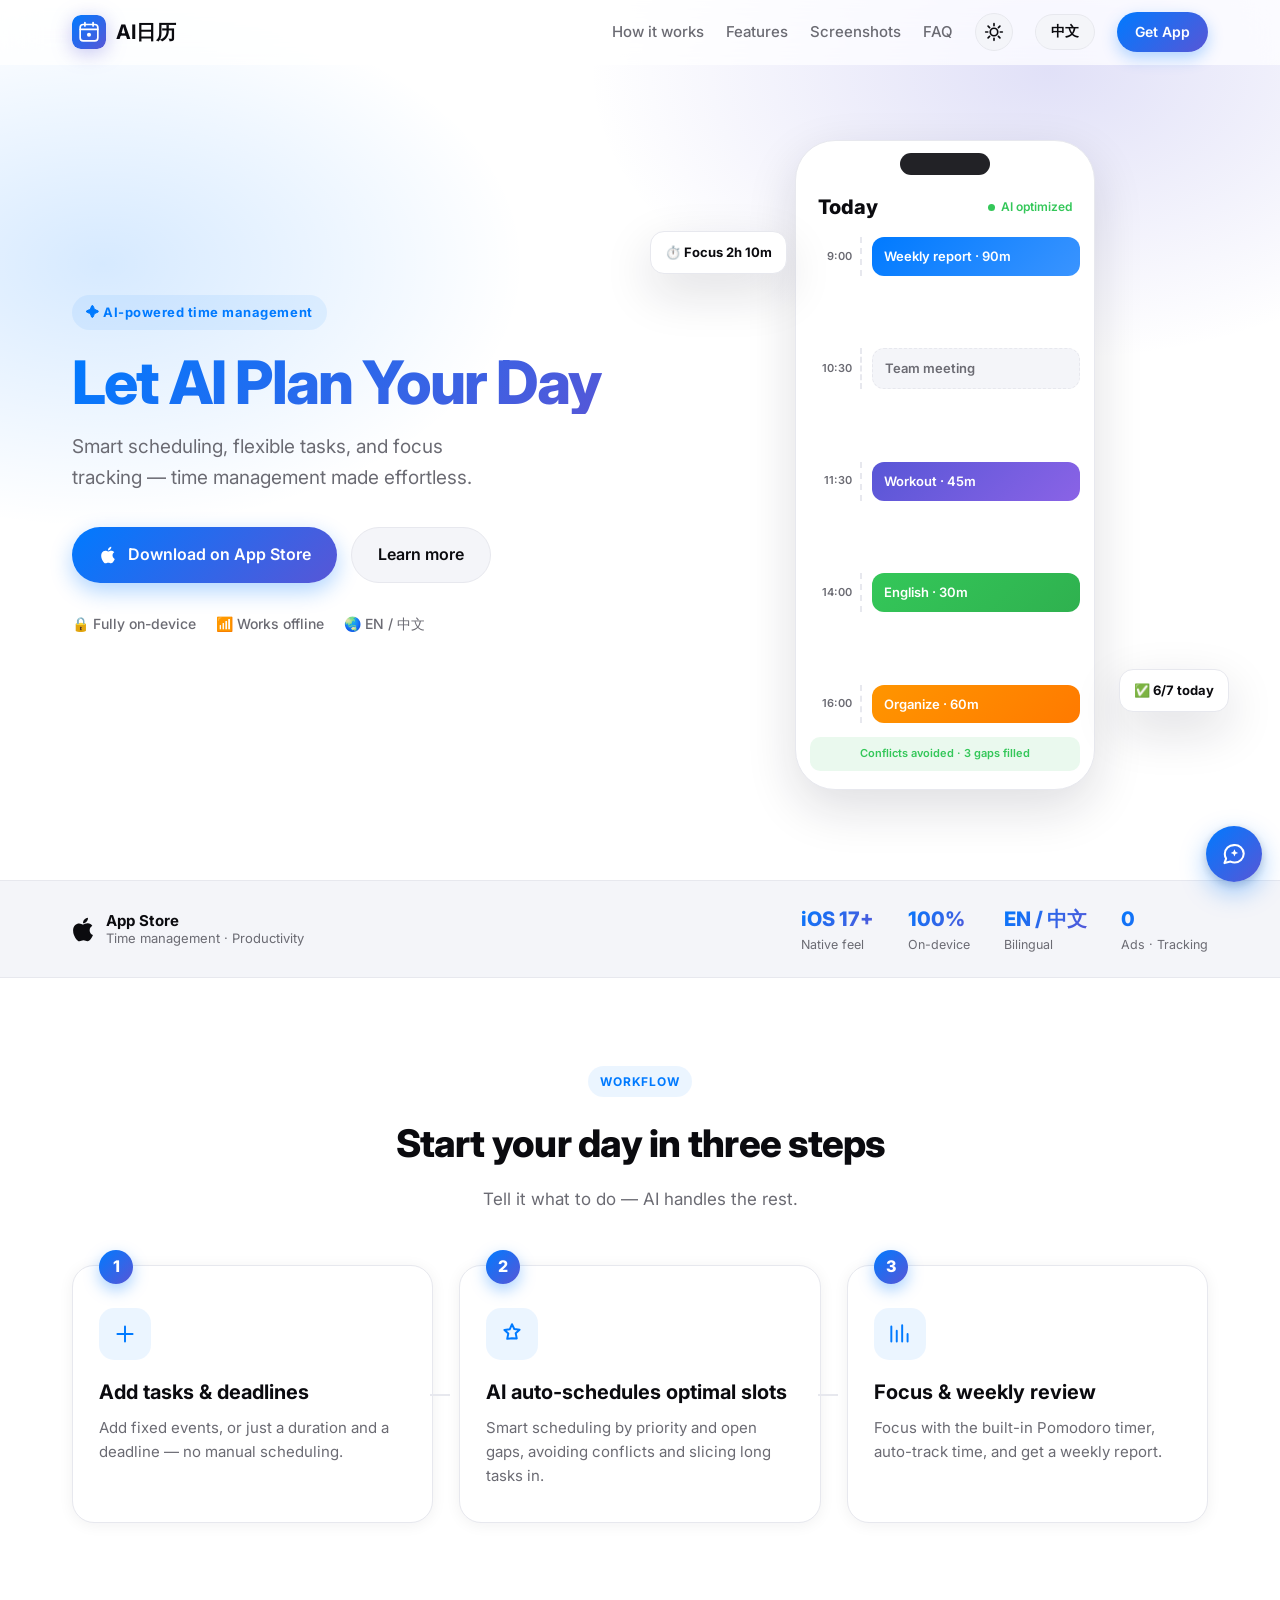
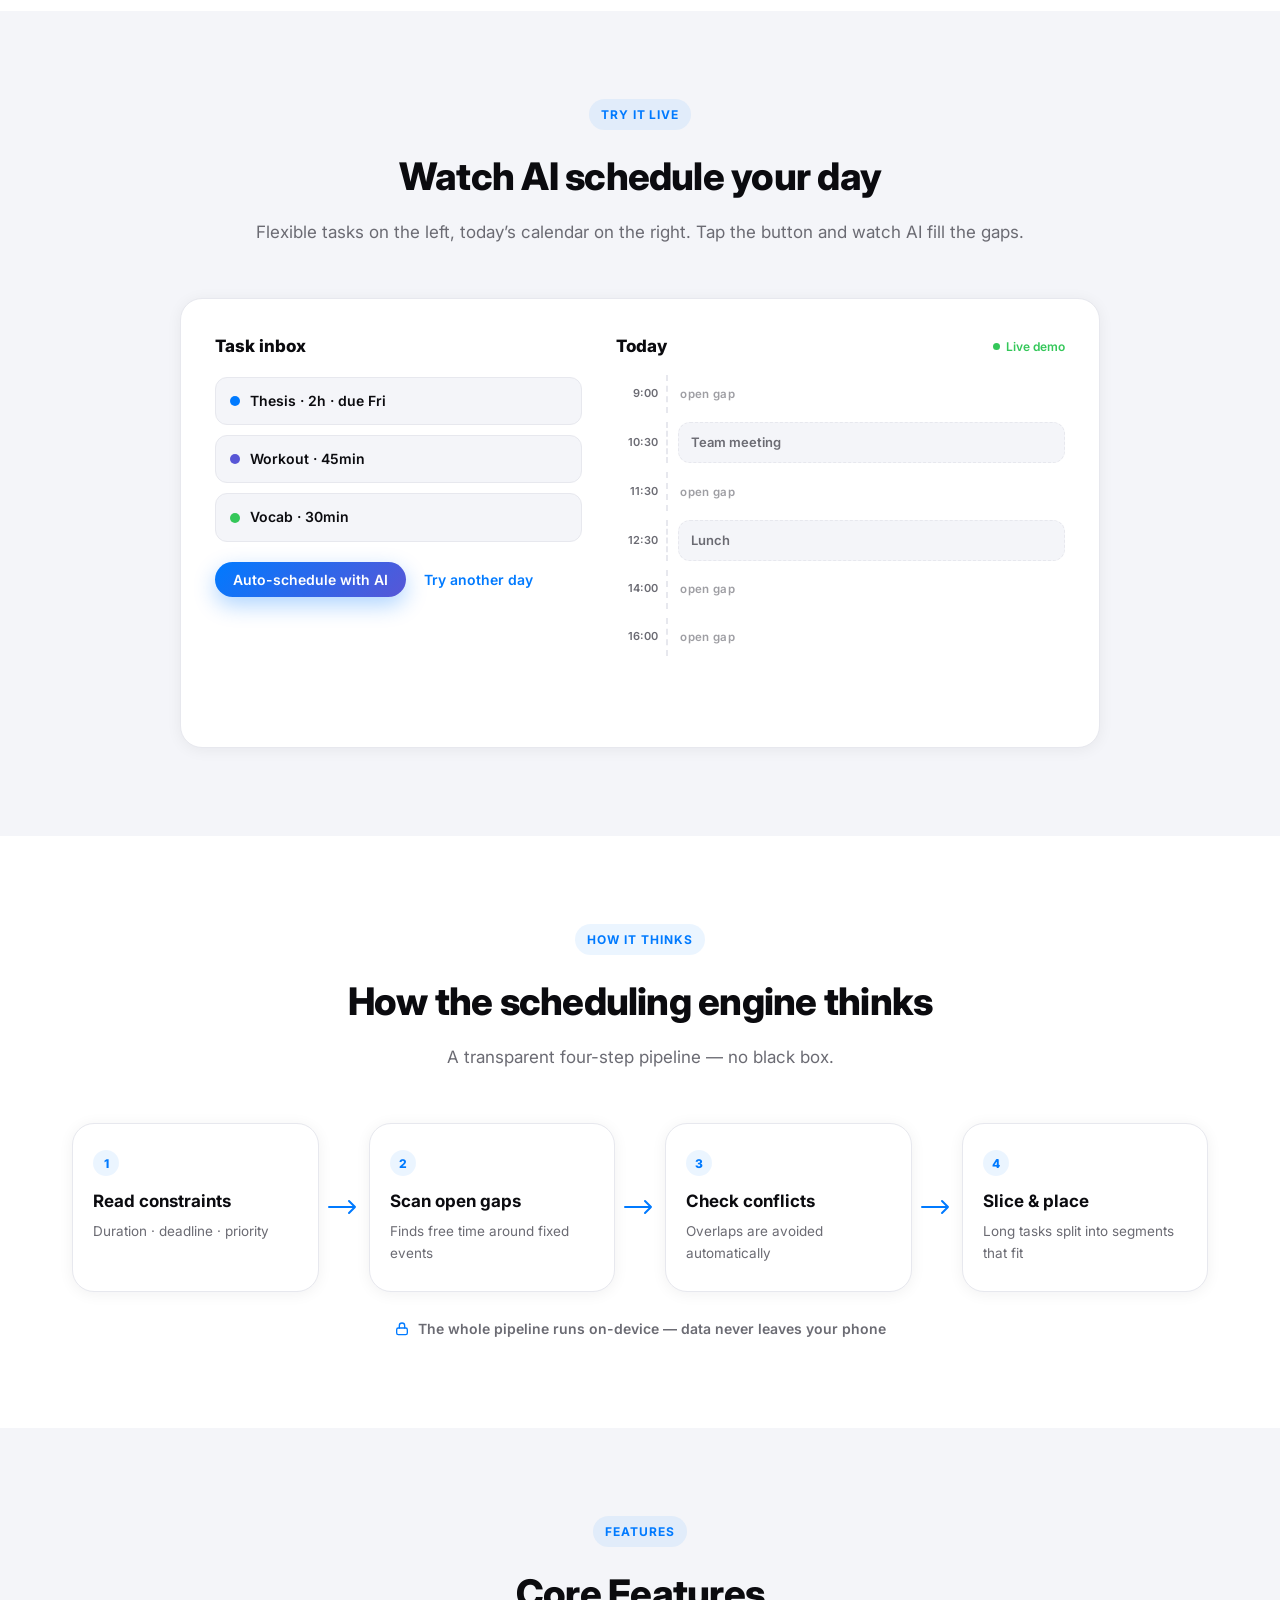
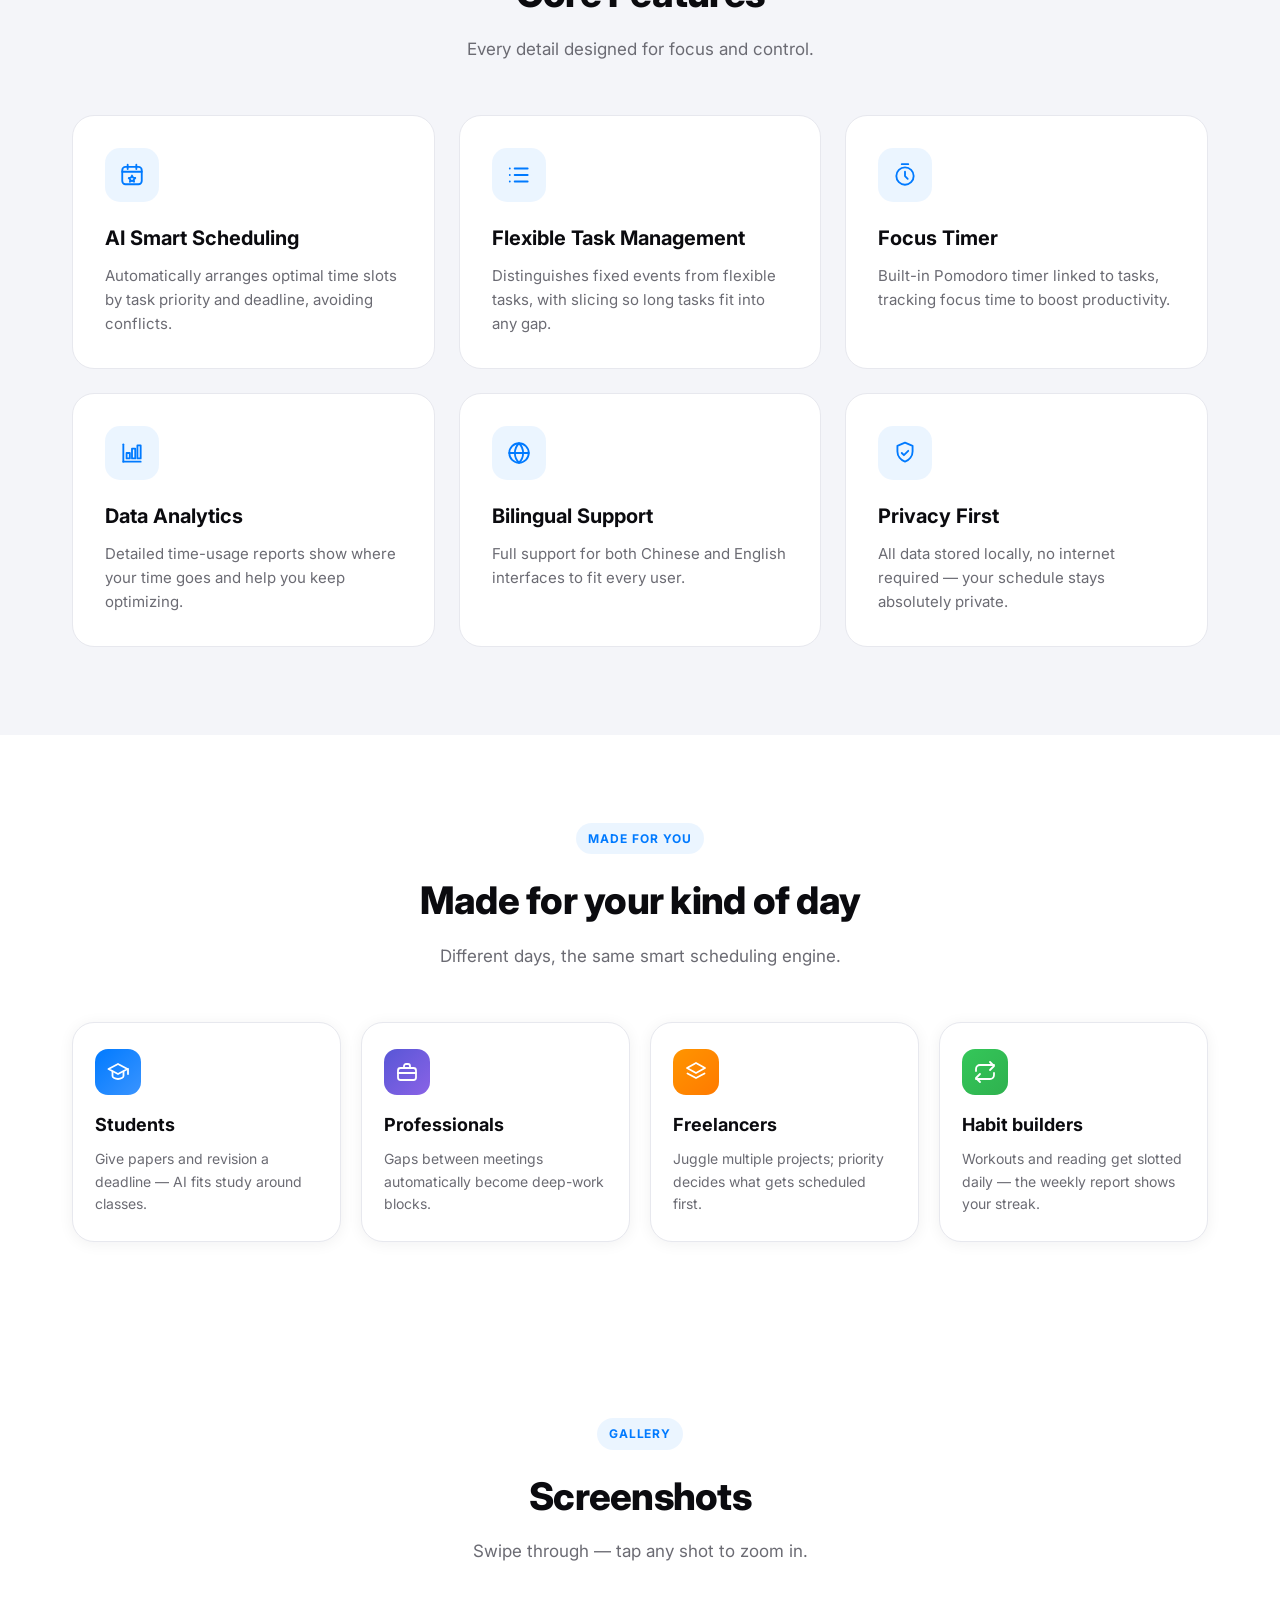
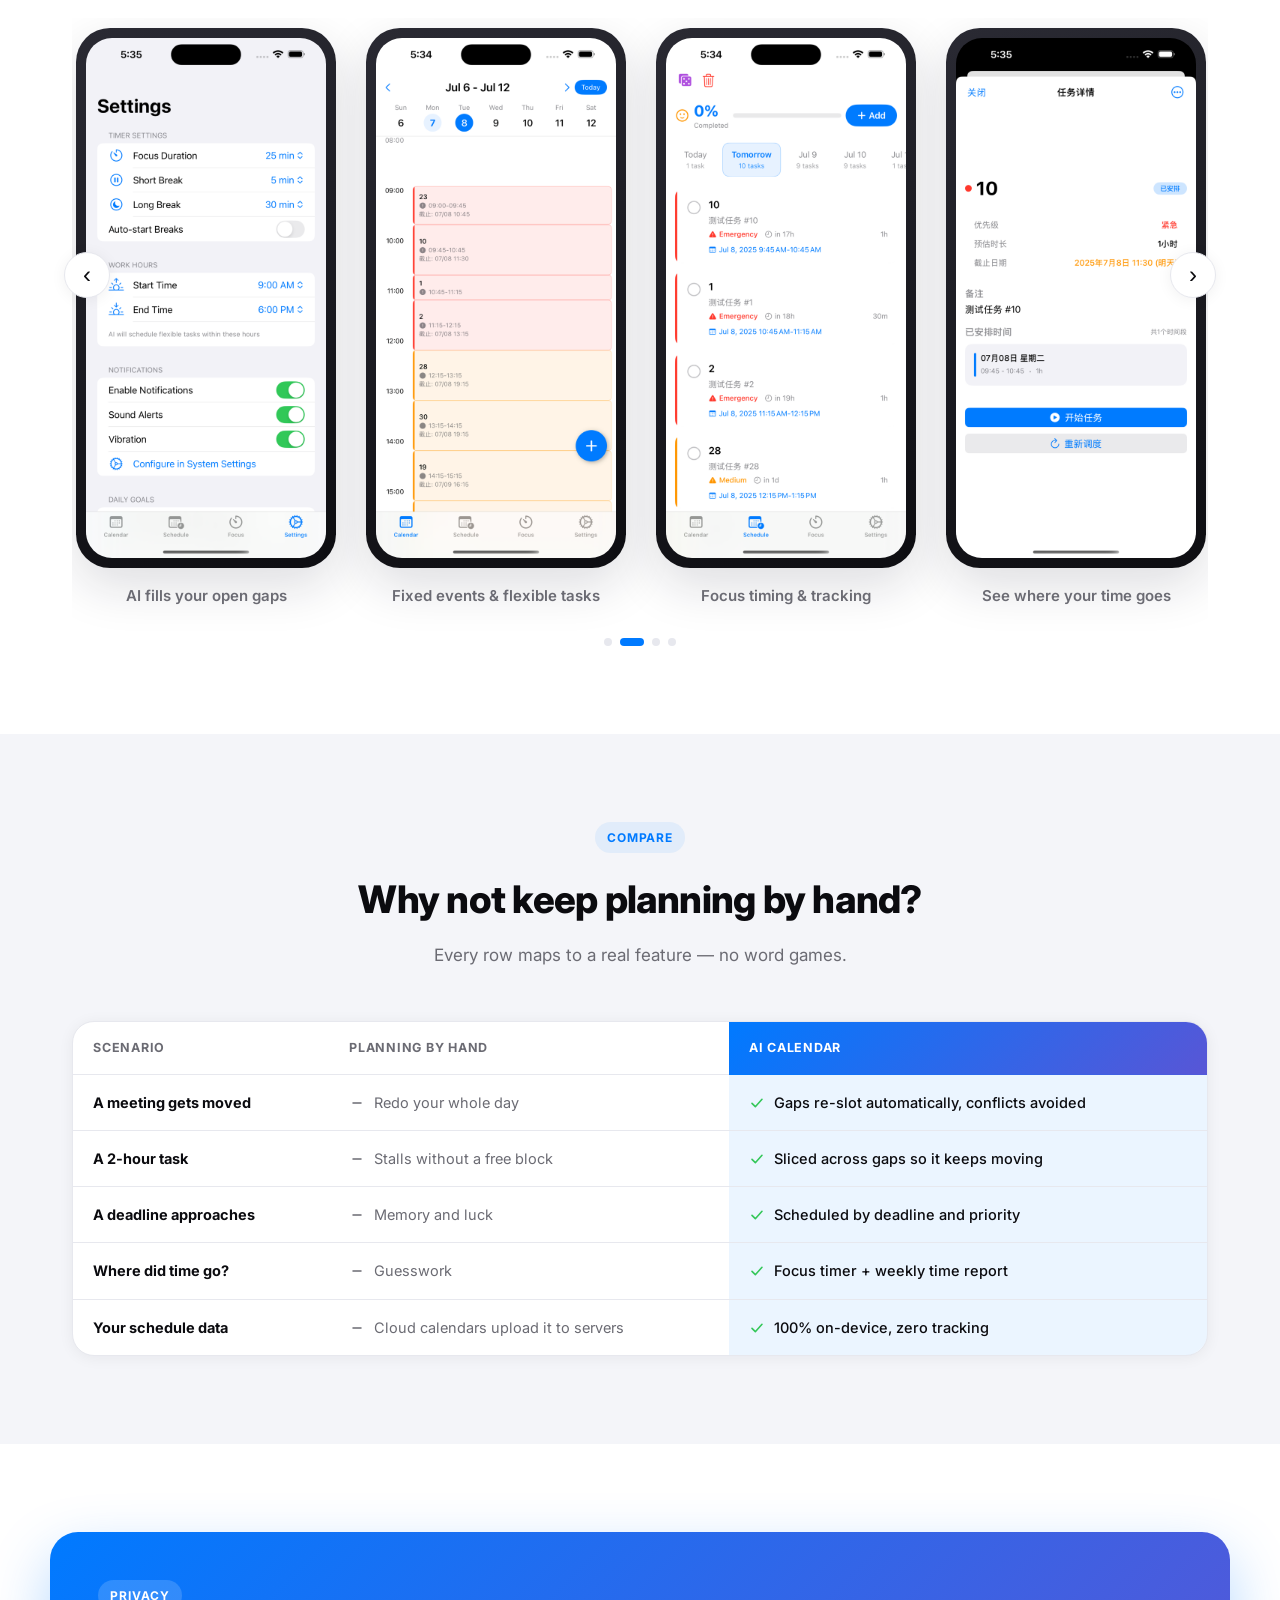
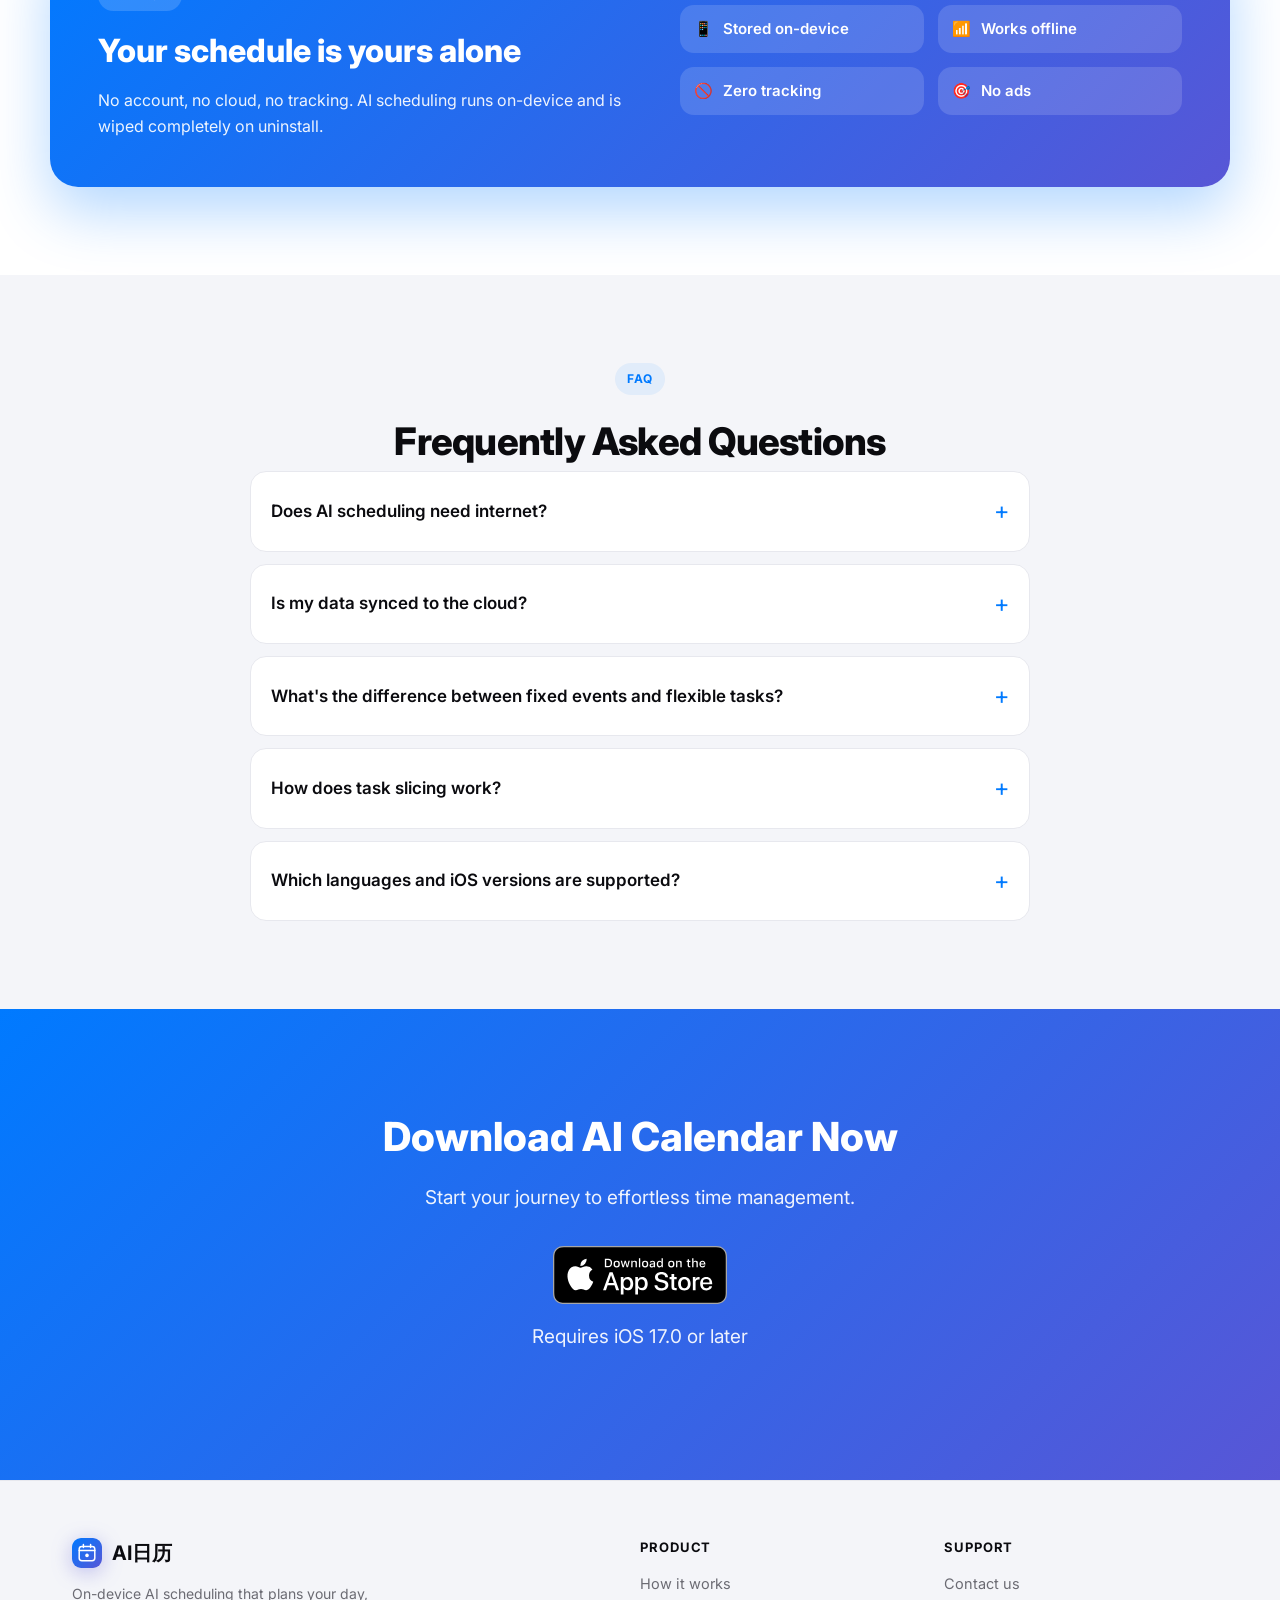
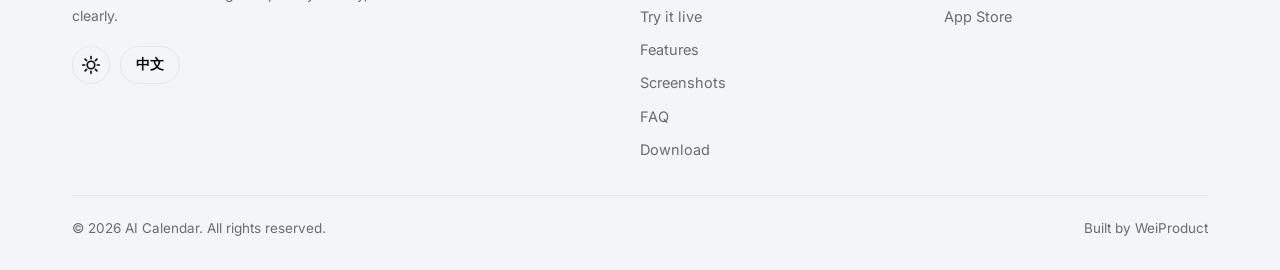
<file: index.html>
<!DOCTYPE html>
<html lang="zh-CN" data-theme="light">
<head>
    <meta charset="UTF-8">
    <meta name="viewport" content="width=device-width, initial-scale=1.0">
    <meta name="theme-color" content="#007AFF" id="themeColorMeta">
    <meta name="robots" content="index, follow">
    <title>AI日历 - 智能时间管理助手 | AI Calendar</title>
    <meta name="description" content="AI日历是一款智能的 iOS 时间管理应用，通过 AI 自动排程帮助您高效管理每一天。支持灵活任务调度、专注计时器、多视图日历，数据全本地存储。">
    <meta property="og:title" content="AI日历 | AI Calendar">
    <meta property="og:description" content="让 AI 帮您规划每一天——智能排程、灵活任务、专注计时器，数据全本地存储。">
    <meta property="og:type" content="website">
    <meta property="og:url" content="https://weiproduct.github.io/AICalendar/">
    <meta property="og:image" content="https://weiproduct.github.io/AICalendar/assets/hero-mockup.png">
    <meta name="twitter:card" content="summary_large_image">
    <meta name="twitter:title" content="AI日历 | AI Calendar">
    <meta name="twitter:description" content="Smart AI scheduling, flexible tasks, focus timer, and calendar views for iOS. Private by design.">
    <meta name="twitter:image" content="https://weiproduct.github.io/AICalendar/assets/hero-mockup.png">
    <link rel="canonical" href="https://weiproduct.github.io/AICalendar/">
    <link rel="alternate" hreflang="zh-CN" href="https://weiproduct.github.io/AICalendar/">
    <link rel="alternate" hreflang="en" href="https://weiproduct.github.io/AICalendar/">
    <link rel="icon" href="data:image/svg+xml,%3Csvg xmlns='http://www.w3.org/2000/svg' viewBox='0 0 100 100'%3E%3Cdefs%3E%3ClinearGradient id='g' x1='0' y1='0' x2='1' y2='1'%3E%3Cstop offset='0' stop-color='%23007AFF'/%3E%3Cstop offset='1' stop-color='%235856D6'/%3E%3C/linearGradient%3E%3C/defs%3E%3Crect width='100' height='100' rx='24' fill='url(%23g)'/%3E%3Crect x='24' y='28' width='52' height='48' rx='9' fill='none' stroke='white' stroke-width='5'/%3E%3Cpath d='M24 42 H76 M38 22 V32 M62 22 V32' stroke='white' stroke-width='5' stroke-linecap='round'/%3E%3Ccircle cx='50' cy='58' r='6' fill='white'/%3E%3C/svg%3E">
    <link rel="apple-touch-icon" href="data:image/svg+xml,%3Csvg xmlns='http://www.w3.org/2000/svg' viewBox='0 0 100 100'%3E%3Cdefs%3E%3ClinearGradient id='g' x1='0' y1='0' x2='1' y2='1'%3E%3Cstop offset='0' stop-color='%23007AFF'/%3E%3Cstop offset='1' stop-color='%235856D6'/%3E%3C/linearGradient%3E%3C/defs%3E%3Crect width='100' height='100' rx='24' fill='url(%23g)'/%3E%3Crect x='24' y='28' width='52' height='48' rx='9' fill='none' stroke='white' stroke-width='5'/%3E%3Cpath d='M24 42 H76 M38 22 V32 M62 22 V32' stroke='white' stroke-width='5' stroke-linecap='round'/%3E%3C/svg%3E">
    <link rel="preconnect" href="https://fonts.googleapis.com">
    <link rel="preconnect" href="https://fonts.gstatic.com" crossorigin>
    <link href="https://fonts.googleapis.com/css2?family=Inter:wght@400;500;600;700;800&display=swap" rel="stylesheet">
    <link rel="stylesheet" href="css/style.css">
    <script type="application/ld+json">
    {
      "@context": "https://schema.org",
      "@type": "SoftwareApplication",
      "name": "AI日历",
      "alternateName": "AI Calendar",
      "applicationCategory": "ProductivityApplication",
      "operatingSystem": "iOS 17.0+",
      "url": "https://weiproduct.github.io/AICalendar/",
      "image": "https://weiproduct.github.io/AICalendar/assets/hero-mockup.png",
      "downloadUrl": "https://apps.apple.com/app/id6748324487",
      "offers": { "@type": "Offer", "price": "0", "priceCurrency": "USD" },
      "publisher": { "@type": "Organization", "name": "WeiProduct", "url": "https://weiproduct.com/" },
      "description": "AI日历是一款智能的 iOS 时间管理应用，支持 AI 自动排程、灵活任务、专注计时器和时间统计，数据全本地存储。"
    }
    </script>
    <script type="application/ld+json">
    {
      "@context": "https://schema.org",
      "@type": "FAQPage",
      "mainEntity": [
        { "@type": "Question", "name": "AI 排程需要联网吗？", "acceptedAnswer": { "@type": "Answer", "text": "不需要。AI 排程逻辑在设备本地运行，全程离线可用，您的日程数据不会离开手机。" } },
        { "@type": "Question", "name": "数据会同步到云端吗？", "acceptedAnswer": { "@type": "Answer", "text": "所有数据都保存在您的设备本地，我们不上传、不收集、不追踪任何日程信息。" } },
        { "@type": "Question", "name": "固定事件和灵活任务有什么区别？", "acceptedAnswer": { "@type": "Answer", "text": "固定事件有明确时间（如会议）；灵活任务只需时长和截止日期，AI 会把它们自动排入空档。" } },
        { "@type": "Question", "name": "任务分片是怎么工作的？", "acceptedAnswer": { "@type": "Answer", "text": "较长的任务可被拆成多个片段，AI 见缝插针地分配到多个空闲时段，让长任务也能推进。" } },
        { "@type": "Question", "name": "支持哪些语言和系统版本？", "acceptedAnswer": { "@type": "Answer", "text": "支持简体中文与英文双语，需要 iOS 17.0 或更高版本。" } }
      ]
    }
    </script>
</head>
<body>
    <a class="skip-link" href="#main" data-i18n="skip">跳到主要内容</a>

    <div id="scrollProgress" aria-hidden="true"></div>

    <nav class="navbar" id="navbar">
        <div class="container">
            <a class="nav-brand" href="#" aria-label="AI日历">
                <span class="brand-icon" aria-hidden="true">
                    <svg viewBox="0 0 100 100" width="34" height="34"><defs><linearGradient id="bg" x1="0" y1="0" x2="1" y2="1"><stop offset="0" stop-color="#007AFF"/><stop offset="1" stop-color="#5856D6"/></linearGradient></defs><rect width="100" height="100" rx="24" fill="url(#bg)"/><rect x="24" y="28" width="52" height="48" rx="9" fill="none" stroke="#fff" stroke-width="5"/><path d="M24 42 H76 M38 22 V32 M62 22 V32" stroke="#fff" stroke-width="5" stroke-linecap="round"/><circle cx="50" cy="58" r="6" fill="#fff"/></svg>
                </span>
                <span class="brand-name">AI日历</span>
            </a>
            <div class="nav-menu">
                <a href="#how" class="nav-link" data-i18n="navHow">使用流程</a>
                <a href="#features" class="nav-link" data-i18n="navFeatures">功能特点</a>
                <a href="#screenshots" class="nav-link" data-i18n="navScreenshots">应用截图</a>
                <a href="#faq" class="nav-link" data-i18n="navFaq">常见问题</a>
                <button class="icon-btn" type="button" id="themeToggle" aria-label="切换深色模式">
                    <svg class="i-sun" viewBox="0 0 24 24" width="20" height="20" fill="none" stroke="currentColor" stroke-width="2" stroke-linecap="round"><circle cx="12" cy="12" r="4.5"/><path d="M12 2v2.5M12 19.5V22M2 12h2.5M19.5 12H22M4.9 4.9l1.8 1.8M17.3 17.3l1.8 1.8M19.1 4.9l-1.8 1.8M6.7 17.3l-1.8 1.8"/></svg>
                    <svg class="i-moon" viewBox="0 0 24 24" width="20" height="20" fill="currentColor"><path d="M21 12.8A8.5 8.5 0 1 1 11.2 3a6.6 6.6 0 0 0 9.8 9.8z"/></svg>
                </button>
                <button class="lang-switch" type="button" id="langSwitch" aria-label="Switch language">EN</button>
                <a href="https://apps.apple.com/app/id6748324487" class="btn btn-primary btn-sm nav-cta" target="_blank" rel="noopener noreferrer" data-i18n="navGet">获取 App</a>
            </div>
        </div>
    </nav>

    <main id="main">
    <section class="hero">
        <div class="hero-bg" aria-hidden="true"></div>
        <div class="container">
            <div class="hero-content">
                <span class="eyebrow" data-i18n="heroEyebrow">✦ AI 驱动的时间管理</span>
                <h1 class="hero-title" data-i18n="heroTitle">让 AI 帮您规划每一天</h1>
                <p class="hero-subtitle" data-i18n="heroSubtitle">智能排程、灵活调度、专注管理，让时间管理变得简单高效。</p>
                <div class="hero-buttons">
                    <a href="https://apps.apple.com/app/id6748324487" class="btn btn-primary" target="_blank" rel="noopener noreferrer">
                        <svg class="apple-icon" viewBox="0 0 24 24" width="20" height="20" aria-hidden="true"><path fill="currentColor" d="M18.71 19.5c-.83 1.24-1.71 2.45-3.05 2.47-1.34.03-1.77-.79-3.29-.79-1.53 0-2 .77-3.27.82-1.31.05-2.3-1.32-3.14-2.53C4.25 17 2.94 12.45 4.7 9.39c.87-1.52 2.43-2.48 4.12-2.51 1.28-.02 2.5.87 3.29.87.78 0 2.26-1.07 3.81-.91.65.03 2.47.26 3.64 1.98-.09.06-2.17 1.28-2.15 3.81.03 3.02 2.65 4.03 2.68 4.04-.03.07-.42 1.44-1.38 2.83M13 3.5c.73-.83 1.94-1.46 2.94-1.5.13 1.17-.34 2.35-1.04 3.19-.69.85-1.83 1.51-2.95 1.42-.15-1.15.41-2.35 1.05-3.11z"/></svg>
                        <span class="download-label" data-i18n="downloadBtn">App Store 下载</span>
                    </a>
                    <a href="#how" class="btn btn-secondary" data-i18n="learnMore">了解更多</a>
                </div>
                <ul class="hero-trust">
                    <li data-i18n="trust1">🔒 数据全本地</li>
                    <li data-i18n="trust2">📶 离线可用</li>
                    <li data-i18n="trust3">🌏 中英双语</li>
                </ul>
            </div>
            <div class="hero-visual">
                <div class="device" role="img" aria-label="AI 自动把任务排入一天的空档">
                    <div class="device-notch" aria-hidden="true"></div>
                    <div class="sched">
                        <div class="sched-head">
                            <span class="sched-title" data-i18n="schedToday">今天</span>
                            <span class="sched-ai"><span class="dot"></span><span data-i18n="schedAi">AI 已优化</span></span>
                        </div>
                        <div class="sched-grid">
                            <div class="slot"><span class="slot-time">9:00</span><div class="lane"><div class="ev ev-task t1" data-i18n="ev1">写周报 · 90min</div></div></div>
                            <div class="slot"><span class="slot-time">10:30</span><div class="lane"><div class="ev ev-fixed" data-i18n="evFixed">团队会议</div></div></div>
                            <div class="slot"><span class="slot-time">11:30</span><div class="lane"><div class="ev ev-task t2" data-i18n="ev2">健身 · 45min</div></div></div>
                            <div class="slot"><span class="slot-time">14:00</span><div class="lane"><div class="ev ev-task t3" data-i18n="ev3">读英语 · 30min</div></div></div>
                            <div class="slot"><span class="slot-time">16:00</span><div class="lane"><div class="ev ev-task t4" data-i18n="ev4">整理素材 · 60min</div></div></div>
                        </div>
                        <div class="sched-foot"><span data-i18n="schedFoot">冲突已避开 · 3 个空档已填满</span></div>
                    </div>
                </div>
                <div class="hero-chip chip-a" data-i18n="chipA">⏱️ 专注 2h 10m</div>
                <div class="hero-chip chip-b" data-i18n="chipB">✅ 今日 6/7</div>
            </div>
        </div>
    </section>

    <section class="proof" aria-label="trust">
        <div class="container proof-row">
            <div class="proof-rating">
                <div class="store-ic" aria-hidden="true"><svg viewBox="0 0 384 512" width="22" height="27" fill="currentColor" focusable="false"><path d="M318.7 268.7c-.2-36.7 16.4-64.4 50-84.8-18.8-26.9-47.2-41.7-84.7-44.6-35.5-2.7-74.3 20.7-88.5 20.7-15 0-49.4-19.7-76.4-19.7C63.3 141.2 4 184.8 4 273.5q0 39.3 14.4 81.2c12.8 36.7 59 126.7 107.2 125.2 25.2-.6 43-17.9 75.8-17.9 31.8 0 48.3 17.9 76.4 17.9 48.6-.7 90.4-82.5 102.6-119.3-65.2-30.7-61.7-90-61.7-91.9zm-56.6-164.2c27.3-32.4 24.8-61.9 24-72.5-24.1 1.4-52 16.4-67.9 34.9-17.5 19.8-27.8 44.3-25.6 71.9 26.1 2 49.9-11.4 69.5-34.3z"/></svg></div>
                <div class="proof-sub"><strong>App Store</strong><span data-i18n="proofRating">时间管理 · 效率工具</span></div>
            </div>
            <div class="proof-stats">
                <div class="stat"><strong>iOS 17+</strong><span data-i18n="stat1">原生体验</span></div>
                <div class="stat"><strong>100%</strong><span data-i18n="stat2">本地存储</span></div>
                <div class="stat"><strong>EN / 中文</strong><span data-i18n="stat3">双语界面</span></div>
                <div class="stat"><strong>0</strong><span data-i18n="stat4">广告 · 追踪</span></div>
            </div>
        </div>
    </section>

    <section id="how" class="how">
        <div class="container">
            <span class="eyebrow sm" data-i18n="eyeHow">流程</span>
            <h2 class="section-title" data-i18n="howTitle">三步开启高效的一天</h2>
            <p class="section-sub" data-i18n="howSub">告诉它要做什么，剩下的交给 AI。</p>
            <div class="steps">
                <div class="step reveal">
                    <div class="step-badge">1</div>
                    <div class="step-ic" aria-hidden="true"><svg viewBox="0 0 24 24" width="26" height="26" fill="none" stroke="currentColor" stroke-width="1.8" stroke-linecap="round" stroke-linejoin="round"><path d="M12 5v14M5 12h14"/></svg></div>
                    <h3 data-i18n="step1Title">添加任务与截止</h3>
                    <p data-i18n="step1Desc">录入固定事件，或只填任务时长和 deadline，无需自己排时间。</p>
                </div>
                <div class="step reveal">
                    <div class="step-badge">2</div>
                    <div class="step-ic" aria-hidden="true"><svg viewBox="0 0 24 24" width="26" height="26" fill="none" stroke="currentColor" stroke-width="1.8" stroke-linecap="round" stroke-linejoin="round"><path d="M12 3l2.1 4.4 4.9.6-3.6 3.3 1 4.8L12 15.9 7.6 16.4l1-4.8L5 8.3l4.9-.6z"/></svg></div>
                    <h3 data-i18n="step2Title">AI 自动排入最优时段</h3>
                    <p data-i18n="step2Desc">按优先级和空档智能排程，自动避开冲突，长任务见缝插针。</p>
                </div>
                <div class="step reveal">
                    <div class="step-badge">3</div>
                    <div class="step-ic" aria-hidden="true"><svg viewBox="0 0 24 24" width="26" height="26" fill="none" stroke="currentColor" stroke-width="1.8" stroke-linecap="round" stroke-linejoin="round"><path d="M4 19V5m5 14V9m5 10V4m5 15v-7"/></svg></div>
                    <h3 data-i18n="step3Title">专注计时并每周复盘</h3>
                    <p data-i18n="step3Desc">用内置番茄钟专注，自动记录时长，每周生成时间去向报告。</p>
                </div>
            </div>
        </div>
    </section>

    <section id="demo" class="demo">
        <div class="container">
            <span class="eyebrow sm" data-i18n="eyeDemo">亲手试试</span>
            <h2 class="section-title" data-i18n="demoTitle">亲眼看 AI 排好你的一天</h2>
            <p class="section-sub" data-i18n="demoSub">左边是待排任务，右边是今天的日程。点击按钮，看 AI 把任务填进空档。</p>
            <div class="demo-card reveal">
                <div class="demo-inbox">
                    <h3 data-i18n="demoInboxTitle">任务清单</h3>
                    <div class="demo-chip" data-chip="1">
                        <span class="chip-dot d1" aria-hidden="true"></span>
                        <span class="chip-label" data-i18n="demoTask1">写论文 · 2h · 周五截止</span>
                        <svg class="chip-check" viewBox="0 0 24 24" width="16" height="16" fill="none" stroke="currentColor" stroke-width="2.4" stroke-linecap="round" stroke-linejoin="round" aria-hidden="true"><path d="M4.5 12.5l5 5 10-11"/></svg>
                    </div>
                    <div class="demo-chip" data-chip="2">
                        <span class="chip-dot d2" aria-hidden="true"></span>
                        <span class="chip-label" data-i18n="demoTask2">健身 · 45min</span>
                        <svg class="chip-check" viewBox="0 0 24 24" width="16" height="16" fill="none" stroke="currentColor" stroke-width="2.4" stroke-linecap="round" stroke-linejoin="round" aria-hidden="true"><path d="M4.5 12.5l5 5 10-11"/></svg>
                    </div>
                    <div class="demo-chip" data-chip="3">
                        <span class="chip-dot d3" aria-hidden="true"></span>
                        <span class="chip-label" data-i18n="demoTask3">背单词 · 30min</span>
                        <svg class="chip-check" viewBox="0 0 24 24" width="16" height="16" fill="none" stroke="currentColor" stroke-width="2.4" stroke-linecap="round" stroke-linejoin="round" aria-hidden="true"><path d="M4.5 12.5l5 5 10-11"/></svg>
                    </div>
                    <div class="demo-actions">
                        <button class="btn btn-primary btn-sm" id="demoBtn" type="button" data-i18n="demoBtn">AI 一键排程</button>
                        <button class="demo-shuffle" id="demoShuffle" type="button" data-i18n="demoShuffle">换个日程再试</button>
                    </div>
                </div>
                <div class="demo-timeline">
                    <div class="demo-tl-head">
                        <span class="demo-tl-title" data-i18n="demoToday">今天</span>
                        <span class="sched-ai"><span class="dot" aria-hidden="true"></span><span data-i18n="demoAiTag">排程演示</span></span>
                    </div>
                    <div class="demo-slots" id="demoSlots"></div>
                    <div class="demo-result" id="demoResult" aria-live="polite"><span data-i18n="demoDone">4 个空档已填满 · 0 冲突 · 2h 任务已拆成 2 段</span></div>
                </div>
            </div>
        </div>
    </section>

    <section class="engine">
        <div class="container">
            <span class="eyebrow sm" data-i18n="eyeEngine">排程原理</span>
            <h2 class="section-title" data-i18n="engTitle">AI 排程是怎么想的</h2>
            <p class="section-sub" data-i18n="engSub">四步透明的排程流程，没有黑箱。</p>
            <div class="engine-flow">
                <div class="engine-node reveal">
                    <span class="engine-num" aria-hidden="true">1</span>
                    <h3 data-i18n="eng1t">读取约束</h3>
                    <p data-i18n="eng1d">时长 · 截止日期 · 优先级</p>
                </div>
                <div class="engine-link reveal" aria-hidden="true"><svg viewBox="0 0 34 24" width="34" height="24" fill="none" stroke="currentColor" stroke-width="2" stroke-linecap="round" stroke-linejoin="round"><path d="M2 12h26m0 0l-6-6m6 6l-6 6"/></svg></div>
                <div class="engine-node reveal">
                    <span class="engine-num" aria-hidden="true">2</span>
                    <h3 data-i18n="eng2t">扫描空档</h3>
                    <p data-i18n="eng2d">避开固定事件，找出可用时段</p>
                </div>
                <div class="engine-link reveal" aria-hidden="true"><svg viewBox="0 0 34 24" width="34" height="24" fill="none" stroke="currentColor" stroke-width="2" stroke-linecap="round" stroke-linejoin="round"><path d="M2 12h26m0 0l-6-6m6 6l-6 6"/></svg></div>
                <div class="engine-node reveal">
                    <span class="engine-num" aria-hidden="true">3</span>
                    <h3 data-i18n="eng3t">冲突检测</h3>
                    <p data-i18n="eng3d">重叠自动避让，日程始终干净</p>
                </div>
                <div class="engine-link reveal" aria-hidden="true"><svg viewBox="0 0 34 24" width="34" height="24" fill="none" stroke="currentColor" stroke-width="2" stroke-linecap="round" stroke-linejoin="round"><path d="M2 12h26m0 0l-6-6m6 6l-6 6"/></svg></div>
                <div class="engine-node reveal">
                    <span class="engine-num" aria-hidden="true">4</span>
                    <h3 data-i18n="eng4t">分片放置</h3>
                    <p data-i18n="eng4d">长任务拆成片段，见缝插针推进</p>
                </div>
            </div>
            <p class="engine-caption reveal"><svg viewBox="0 0 24 24" width="16" height="16" fill="none" stroke="currentColor" stroke-width="2" stroke-linecap="round" stroke-linejoin="round" aria-hidden="true"><rect x="4" y="10.5" width="16" height="10" rx="2.5"/><path d="M8 10.5V7a4 4 0 0 1 8 0v3.5"/></svg><span data-i18n="engCaption">整个过程在设备本地完成，数据不离开手机</span></p>
        </div>
    </section>

    <section id="features" class="features">
        <div class="container">
            <span class="eyebrow sm" data-i18n="eyeFeatures">功能</span>
            <h2 class="section-title" data-i18n="featuresTitle">核心功能</h2>
            <p class="section-sub" data-i18n="featuresSub">为专注和掌控感而设计的每一个细节。</p>
            <div class="features-grid">
                <div class="feature-card reveal">
                    <div class="feature-icon" aria-hidden="true"><svg viewBox="0 0 24 24" width="26" height="26" fill="none" stroke="currentColor" stroke-width="1.7" stroke-linecap="round" stroke-linejoin="round"><rect x="3" y="4.5" width="18" height="16" rx="3"/><path d="M3 9h18M8 2.5v4M16 2.5v4"/><path d="M12 12.5l1 2 2 .3-1.4 1.4.3 2-1.9-1-1.9 1 .3-2L9 14.8l2-.3z"/></svg></div>
                    <h3 data-i18n="feature1Title">AI 智能排程</h3>
                    <p data-i18n="feature1Desc">根据任务优先级和截止时间，自动安排最优时间段，避免冲突，提高效率。</p>
                </div>
                <div class="feature-card reveal">
                    <div class="feature-icon" aria-hidden="true"><svg viewBox="0 0 24 24" width="26" height="26" fill="none" stroke="currentColor" stroke-width="1.7" stroke-linecap="round" stroke-linejoin="round"><path d="M8 6h12M8 12h12M8 18h12"/><path d="M3.5 6h.01M3.5 12h.01M3.5 18h.01"/></svg></div>
                    <h3 data-i18n="feature2Title">灵活任务管理</h3>
                    <p data-i18n="feature2Desc">区分固定事件和灵活任务，支持任务分片，让长任务也能见缝插针。</p>
                </div>
                <div class="feature-card reveal">
                    <div class="feature-icon" aria-hidden="true"><svg viewBox="0 0 24 24" width="26" height="26" fill="none" stroke="currentColor" stroke-width="1.7" stroke-linecap="round" stroke-linejoin="round"><circle cx="12" cy="13" r="8"/><path d="M12 9v4l2.5 2.5M9 2h6"/></svg></div>
                    <h3 data-i18n="feature3Title">专注计时器</h3>
                    <p data-i18n="feature3Desc">内置番茄钟，关联具体任务，追踪专注时长，提升工作效率。</p>
                </div>
                <div class="feature-card reveal">
                    <div class="feature-icon" aria-hidden="true"><svg viewBox="0 0 24 24" width="26" height="26" fill="none" stroke="currentColor" stroke-width="1.7" stroke-linecap="round" stroke-linejoin="round"><path d="M4 20V4"/><path d="M4 20h16"/><rect x="7" y="12" width="3" height="5"/><rect x="12" y="8" width="3" height="9"/><rect x="17" y="5" width="3" height="12"/></svg></div>
                    <h3 data-i18n="feature4Title">数据统计</h3>
                    <p data-i18n="feature4Desc">详细的时间使用报告，了解您的时间去向，持续优化时间管理。</p>
                </div>
                <div class="feature-card reveal">
                    <div class="feature-icon" aria-hidden="true"><svg viewBox="0 0 24 24" width="26" height="26" fill="none" stroke="currentColor" stroke-width="1.7" stroke-linecap="round" stroke-linejoin="round"><circle cx="12" cy="12" r="9"/><path d="M3 12h18M12 3c2.5 2.5 3.8 5.7 3.8 9s-1.3 6.5-3.8 9c-2.5-2.5-3.8-5.7-3.8-9S9.5 5.5 12 3z"/></svg></div>
                    <h3 data-i18n="feature5Title">中英双语</h3>
                    <p data-i18n="feature5Desc">完美支持中文和英文界面，满足不同用户的使用习惯。</p>
                </div>
                <div class="feature-card reveal">
                    <div class="feature-icon" aria-hidden="true"><svg viewBox="0 0 24 24" width="26" height="26" fill="none" stroke="currentColor" stroke-width="1.7" stroke-linecap="round" stroke-linejoin="round"><path d="M12 2.5l7 3v5c0 4.4-3 8.3-7 9.5-4-1.2-7-5.1-7-9.5v-5z"/><path d="M9 12l2 2 4-4"/></svg></div>
                    <h3 data-i18n="feature6Title">隐私优先</h3>
                    <p data-i18n="feature6Desc">所有数据本地存储，无需网络连接，您的日程信息绝对安全。</p>
                </div>
            </div>
        </div>
    </section>

    <section class="personas">
        <div class="container">
            <span class="eyebrow sm" data-i18n="eyePersona">适用人群</span>
            <h2 class="section-title" data-i18n="personaTitle">为你的一天而设计</h2>
            <p class="section-sub" data-i18n="personaSub">不同的日子，同一个聪明的排程引擎。</p>
            <div class="personas-grid">
                <div class="persona-card reveal">
                    <div class="persona-ic c1" aria-hidden="true"><svg viewBox="0 0 24 24" width="24" height="24" fill="none" stroke="currentColor" stroke-width="1.8" stroke-linecap="round" stroke-linejoin="round"><path d="M12 4L2.5 9l9.5 5 9.5-5z"/><path d="M6.5 11.5V16c0 1.5 2.5 3 5.5 3s5.5-1.5 5.5-3v-4.5"/><path d="M22 9v5"/></svg></div>
                    <h3 data-i18n="p1t">学生党</h3>
                    <p data-i18n="p1d">论文和复习只给个截止日期，AI 自动排进课表空档。</p>
                </div>
                <div class="persona-card reveal">
                    <div class="persona-ic c2" aria-hidden="true"><svg viewBox="0 0 24 24" width="24" height="24" fill="none" stroke="currentColor" stroke-width="1.8" stroke-linecap="round" stroke-linejoin="round"><rect x="3" y="8" width="18" height="12" rx="2.5"/><path d="M9 8V6a2 2 0 0 1 2-2h2a2 2 0 0 1 2 2v2M3 13h18"/></svg></div>
                    <h3 data-i18n="p2t">职场人</h3>
                    <p data-i18n="p2d">会议之间的碎片时间，自动变成整块的深度工作。</p>
                </div>
                <div class="persona-card reveal">
                    <div class="persona-ic c3" aria-hidden="true"><svg viewBox="0 0 24 24" width="24" height="24" fill="none" stroke="currentColor" stroke-width="1.8" stroke-linecap="round" stroke-linejoin="round"><path d="M12 3l9 5-9 5-9-5z"/><path d="M3.5 13.5L12 18l8.5-4.5"/></svg></div>
                    <h3 data-i18n="p3t">自由职业者</h3>
                    <p data-i18n="p3d">多项目并行，按优先级自动权衡先做哪个。</p>
                </div>
                <div class="persona-card reveal">
                    <div class="persona-ic c4" aria-hidden="true"><svg viewBox="0 0 24 24" width="24" height="24" fill="none" stroke="currentColor" stroke-width="1.8" stroke-linecap="round" stroke-linejoin="round"><path d="M17 2l4 4-4 4"/><path d="M3 11V9a4 4 0 0 1 4-4h14"/><path d="M7 22l-4-4 4-4"/><path d="M21 13v2a4 4 0 0 1-4 4H3"/></svg></div>
                    <h3 data-i18n="p4t">习惯养成者</h3>
                    <p data-i18n="p4d">健身、阅读固定成型，周报里看见自己的坚持。</p>
                </div>
            </div>
        </div>
    </section>

    <section id="screenshots" class="screenshots">
        <div class="container">
            <span class="eyebrow sm" data-i18n="eyeShots">截图</span>
            <h2 class="section-title" data-i18n="screenshotsTitle">应用截图</h2>
            <p class="section-sub" data-i18n="screenshotsSub">左右滑动，点击可放大查看。</p>
            <div class="gallery">
                <button class="gal-arrow prev" type="button" aria-label="上一张" id="galPrev">‹</button>
                <div class="gal-track" id="galTrack">
                    <figure class="shot reveal">
                        <div class="phone"><img src="assets/screenshot-1.png" alt="直观的日历视图" width="640" height="1387" loading="lazy" decoding="async"></div>
                        <figcaption data-i18n="shot1">AI 自动填满你的空档</figcaption>
                    </figure>
                    <figure class="shot reveal">
                        <div class="phone"><img src="assets/screenshot-2.png" alt="智能任务管理" width="640" height="1387" loading="lazy" decoding="async"></div>
                        <figcaption data-i18n="shot2">固定事件与灵活任务</figcaption>
                    </figure>
                    <figure class="shot reveal">
                        <div class="phone"><img src="assets/screenshot-3.png" alt="专注计时器" width="640" height="1387" loading="lazy" decoding="async"></div>
                        <figcaption data-i18n="shot3">专注计时，追踪时长</figcaption>
                    </figure>
                    <figure class="shot reveal">
                        <div class="phone"><img src="assets/screenshot-4.png" alt="数据统计" width="640" height="1387" loading="lazy" decoding="async"></div>
                        <figcaption data-i18n="shot4">时间去向一目了然</figcaption>
                    </figure>
                </div>
                <button class="gal-arrow next" type="button" aria-label="下一张" id="galNext">›</button>
            </div>
            <div class="gal-dots" id="galDots" aria-hidden="true"></div>
        </div>
    </section>

    <section class="compare">
        <div class="container">
            <span class="eyebrow sm" data-i18n="eyeCompare">对比</span>
            <h2 class="section-title" data-i18n="cmpTitle">为什么不继续手动排？</h2>
            <p class="section-sub" data-i18n="cmpSub">每一行都对应一个真实功能，不玩文字游戏。</p>
            <div class="table-scroll reveal">
                <table class="cmp-table">
                    <thead>
                        <tr>
                            <th scope="col" data-i18n="cmpColScenario">场景</th>
                            <th scope="col" data-i18n="cmpColManual">手动排程</th>
                            <th scope="col" class="cmp-ai-head" data-i18n="cmpColApp">AI日历</th>
                        </tr>
                    </thead>
                    <tbody>
                        <tr>
                            <th scope="row" data-i18n="cmpR1s">会议突然改期</th>
                            <td><span class="cmp-cell cmp-x"><svg viewBox="0 0 24 24" width="16" height="16" fill="none" stroke="currentColor" stroke-width="2.2" stroke-linecap="round" aria-hidden="true"><path d="M6 12h12"/></svg><span data-i18n="cmpR1m">整天日程推倒重排</span></span></td>
                            <td class="cmp-ai"><span class="cmp-cell cmp-check"><svg viewBox="0 0 24 24" width="16" height="16" fill="none" stroke="currentColor" stroke-width="2.4" stroke-linecap="round" stroke-linejoin="round" aria-hidden="true"><path d="M4.5 12.5l5 5 10-11"/></svg><span data-i18n="cmpR1a">空档自动重算，冲突自动避开</span></span></td>
                        </tr>
                        <tr>
                            <th scope="row" data-i18n="cmpR2s">2 小时的大任务</th>
                            <td><span class="cmp-cell cmp-x"><svg viewBox="0 0 24 24" width="16" height="16" fill="none" stroke="currentColor" stroke-width="2.2" stroke-linecap="round" aria-hidden="true"><path d="M6 12h12"/></svg><span data-i18n="cmpR2m">找不到整块时间，一拖再拖</span></span></td>
                            <td class="cmp-ai"><span class="cmp-cell cmp-check"><svg viewBox="0 0 24 24" width="16" height="16" fill="none" stroke="currentColor" stroke-width="2.4" stroke-linecap="round" stroke-linejoin="round" aria-hidden="true"><path d="M4.5 12.5l5 5 10-11"/></svg><span data-i18n="cmpR2a">自动分片，见缝插针地推进</span></span></td>
                        </tr>
                        <tr>
                            <th scope="row" data-i18n="cmpR3s">临近截止日期</th>
                            <td><span class="cmp-cell cmp-x"><svg viewBox="0 0 24 24" width="16" height="16" fill="none" stroke="currentColor" stroke-width="2.2" stroke-linecap="round" aria-hidden="true"><path d="M6 12h12"/></svg><span data-i18n="cmpR3m">全靠记性和运气</span></span></td>
                            <td class="cmp-ai"><span class="cmp-cell cmp-check"><svg viewBox="0 0 24 24" width="16" height="16" fill="none" stroke="currentColor" stroke-width="2.4" stroke-linecap="round" stroke-linejoin="round" aria-hidden="true"><path d="M4.5 12.5l5 5 10-11"/></svg><span data-i18n="cmpR3a">按截止日期和优先级自动排入</span></span></td>
                        </tr>
                        <tr>
                            <th scope="row" data-i18n="cmpR4s">时间都去哪了</th>
                            <td><span class="cmp-cell cmp-x"><svg viewBox="0 0 24 24" width="16" height="16" fill="none" stroke="currentColor" stroke-width="2.2" stroke-linecap="round" aria-hidden="true"><path d="M6 12h12"/></svg><span data-i18n="cmpR4m">凭感觉回忆</span></span></td>
                            <td class="cmp-ai"><span class="cmp-cell cmp-check"><svg viewBox="0 0 24 24" width="16" height="16" fill="none" stroke="currentColor" stroke-width="2.4" stroke-linecap="round" stroke-linejoin="round" aria-hidden="true"><path d="M4.5 12.5l5 5 10-11"/></svg><span data-i18n="cmpR4a">专注计时 + 每周时间报告</span></span></td>
                        </tr>
                        <tr>
                            <th scope="row" data-i18n="cmpR5s">你的日程数据</th>
                            <td><span class="cmp-cell cmp-x"><svg viewBox="0 0 24 24" width="16" height="16" fill="none" stroke="currentColor" stroke-width="2.2" stroke-linecap="round" aria-hidden="true"><path d="M6 12h12"/></svg><span data-i18n="cmpR5m">云端日历上传到服务器</span></span></td>
                            <td class="cmp-ai"><span class="cmp-cell cmp-check"><svg viewBox="0 0 24 24" width="16" height="16" fill="none" stroke="currentColor" stroke-width="2.4" stroke-linecap="round" stroke-linejoin="round" aria-hidden="true"><path d="M4.5 12.5l5 5 10-11"/></svg><span data-i18n="cmpR5a">100% 本地存储，零追踪</span></span></td>
                        </tr>
                    </tbody>
                </table>
            </div>
        </div>
    </section>

    <section class="privacy">
        <div class="container privacy-card">
            <div class="privacy-lead">
                <span class="eyebrow sm" data-i18n="eyePrivacy">隐私</span>
                <h2 data-i18n="privacyTitle">您的日程，只属于您</h2>
                <p data-i18n="privacyDesc">没有账号，没有云端，没有追踪。AI 排程在设备本地完成，卸载即彻底清除。</p>
            </div>
            <ul class="privacy-points">
                <li><span aria-hidden="true">📱</span><span data-i18n="pp1">数据本地存储</span></li>
                <li><span aria-hidden="true">📶</span><span data-i18n="pp2">离线即可使用</span></li>
                <li><span aria-hidden="true">🚫</span><span data-i18n="pp3">无任何追踪</span></li>
                <li><span aria-hidden="true">🎯</span><span data-i18n="pp4">无广告干扰</span></li>
            </ul>
        </div>
    </section>

    <section id="faq" class="faq">
        <div class="container">
            <span class="eyebrow sm" data-i18n="eyeFaq">问答</span>
            <h2 class="section-title" data-i18n="faqTitle">常见问题</h2>
            <div class="faq-list">
                <details class="faq-item reveal"><summary data-i18n="q1">AI 排程需要联网吗？</summary><p data-i18n="a1">不需要。AI 排程逻辑在设备本地运行，全程离线可用，您的日程数据不会离开手机。</p></details>
                <details class="faq-item reveal"><summary data-i18n="q2">数据会同步到云端吗？</summary><p data-i18n="a2">所有数据都保存在您的设备本地，我们不上传、不收集、不追踪任何日程信息。</p></details>
                <details class="faq-item reveal"><summary data-i18n="q3">固定事件和灵活任务有什么区别？</summary><p data-i18n="a3">固定事件有明确时间（如会议）；灵活任务只需时长和截止日期，AI 会把它们自动排入空档。</p></details>
                <details class="faq-item reveal"><summary data-i18n="q4">任务分片是怎么工作的？</summary><p data-i18n="a4">较长的任务可被拆成多个片段，AI 见缝插针地分配到多个空闲时段，让长任务也能持续推进。</p></details>
                <details class="faq-item reveal"><summary data-i18n="q5">支持哪些语言和系统版本？</summary><p data-i18n="a5">支持简体中文与英文双语，需要 iOS 17.0 或更高版本。</p></details>
            </div>
        </div>
    </section>

    <section id="download" class="download">
        <div class="container">
            <div class="download-content">
                <h2 data-i18n="downloadTitle">立即下载 AI日历</h2>
                <p data-i18n="downloadSubtitle">开始您的高效时间管理之旅。</p>
                <div class="download-buttons">
                    <a href="https://apps.apple.com/app/id6748324487" class="app-store-badge" target="_blank" rel="noopener noreferrer">
                        <img src="assets/app-store-badge-cn.svg" alt="App Store 下载" width="180" height="60" loading="lazy">
                    </a>
                </div>
                <p class="download-note" data-i18n="downloadNote">需要 iOS 17.0 或更高版本</p>
            </div>
        </div>
    </section>
    </main>

    <footer class="footer">
        <div class="container">
            <div class="footer-grid">
                <div class="footer-brand">
                    <a class="nav-brand" href="#" aria-label="AI日历">
                        <span class="brand-icon" aria-hidden="true"><svg viewBox="0 0 100 100" width="30" height="30"><rect width="100" height="100" rx="24" fill="url(#bg)"/><rect x="24" y="28" width="52" height="48" rx="9" fill="none" stroke="#fff" stroke-width="5"/><path d="M24 42 H76 M38 22 V32 M62 22 V32" stroke="#fff" stroke-width="5" stroke-linecap="round"/><circle cx="50" cy="58" r="6" fill="#fff"/></svg></span>
                        <span class="brand-name">AI日历</span>
                    </a>
                    <p class="footer-tag" data-i18n="footerTag">本地 AI 排程，把每一天安排得清清楚楚。</p>
                    <div class="footer-controls">
                        <button class="icon-btn" type="button" id="footerTheme" aria-label="切换深色模式">
                            <svg class="i-sun" viewBox="0 0 24 24" width="20" height="20" fill="none" stroke="currentColor" stroke-width="2" stroke-linecap="round"><circle cx="12" cy="12" r="4.5"/><path d="M12 2v2.5M12 19.5V22M2 12h2.5M19.5 12H22M4.9 4.9l1.8 1.8M17.3 17.3l1.8 1.8M19.1 4.9l-1.8 1.8M6.7 17.3l-1.8 1.8"/></svg>
                            <svg class="i-moon" viewBox="0 0 24 24" width="20" height="20" fill="currentColor"><path d="M21 12.8A8.5 8.5 0 1 1 11.2 3a6.6 6.6 0 0 0 9.8 9.8z"/></svg>
                        </button>
                        <button class="lang-switch" type="button" id="footerLang" aria-label="Switch language">EN</button>
                    </div>
                </div>
                <nav class="footer-col" aria-label="Product links">
                    <h4 data-i18n="footerProduct">产品</h4>
                    <a href="#how" data-i18n="navHow">使用流程</a>
                    <a href="#demo" data-i18n="eyeDemo">亲手试试</a>
                    <a href="#features" data-i18n="navFeatures">功能特点</a>
                    <a href="#screenshots" data-i18n="navScreenshots">应用截图</a>
                    <a href="#faq" data-i18n="navFaq">常见问题</a>
                    <a href="#download" data-i18n="footerDownload">下载 App</a>
                </nav>
                <div class="footer-col">
                    <h4 data-i18n="footerSupport">支持</h4>
                    <a href="mailto:1597498880weiproduct@gmail.com" data-i18n="footerContact">联系我们</a>
                    <a href="https://apps.apple.com/app/id6748324487" target="_blank" rel="noopener noreferrer">App Store</a>
                </div>
            </div>
            <div class="footer-bottom">
                <p>&copy; <span id="currentYear">2026</span> <span data-i18n="footerRights">AI日历. All rights reserved.</span></p>
                <p data-i18n="footerMadeBy">Built by WeiProduct</p>
            </div>
        </div>
    </footer>

    <div class="sticky-cta" id="stickyCta">
        <div class="sticky-app">
            <span class="brand-icon sm" aria-hidden="true"><svg viewBox="0 0 100 100" width="30" height="30"><rect width="100" height="100" rx="24" fill="url(#bg)"/><rect x="24" y="28" width="52" height="48" rx="9" fill="none" stroke="#fff" stroke-width="5"/><path d="M24 42 H76 M38 22 V32 M62 22 V32" stroke="#fff" stroke-width="5" stroke-linecap="round"/></svg></span>
            <div class="sticky-txt"><strong>AI日历</strong><span data-i18n="stickySub">AI 智能排程 · 免费</span></div>
        </div>
        <a href="https://apps.apple.com/app/id6748324487" class="btn btn-primary btn-sm" target="_blank" rel="noopener noreferrer" data-i18n="stickyGet">获取</a>
    </div>

    <!-- AI-AVATAR: floating "AI分身" assistant widget -->
    <button id="aiToggle" type="button" aria-expanded="false" aria-controls="aiPanel" aria-label="AI 助手 / AI assistant">
        <svg viewBox="0 0 24 24" width="26" height="26" fill="none" stroke="currentColor" stroke-width="1.9" stroke-linecap="round" stroke-linejoin="round" aria-hidden="true">
            <path d="M21 11.6a8.3 8.3 0 0 1-8.6 8.2c-1.3 0-2.5-.3-3.6-.8L3.2 20.4l1.5-4.2a8 8 0 0 1-1.2-4.2 8.3 8.3 0 0 1 8.6-8.2 8.3 8.3 0 0 1 8.9 7.8z"/>
            <path d="M12.4 7.6l1 2.4 2.4 1-2.4 1-1 2.4-1-2.4-2.4-1 2.4-1z" fill="currentColor" stroke="none"/>
        </svg>
    </button>
    <section id="aiPanel" role="dialog" aria-label="AI 助手 / AI assistant" hidden>
        <header class="ai-head">
            <span class="ai-avatar" aria-hidden="true">
                <svg viewBox="0 0 24 24" width="18" height="18" fill="currentColor" aria-hidden="true"><path d="M12 3l1.7 4.6L18.3 9.3l-4.6 1.7L12 15.6l-1.7-4.6L5.7 9.3l4.6-1.7zM18.5 14.5l.9 2.4 2.4.9-2.4.9-.9 2.4-.9-2.4-2.4-.9 2.4-.9z"/></svg>
                <span class="ai-presence"></span>
            </span>
            <strong class="ai-title" data-i18n="aiTitle">AI分身 · AI日历助手</strong>
            <button id="aiClose" type="button" aria-label="关闭 / Close">&times;</button>
        </header>
        <div class="ai-msgs" id="aiMsgs" aria-live="polite"></div>
        <div class="ai-chips" id="aiChips">
            <button type="button" class="ai-chip" data-i18n="aiChip1">AI 怎么帮我排日程？</button>
            <button type="button" class="ai-chip" data-i18n="aiChip2">我的数据安全吗？</button>
            <button type="button" class="ai-chip" data-i18n="aiChip3">支持哪些设备？</button>
        </div>
        <form id="aiForm" class="ai-form">
            <input id="aiInput" type="text" autocomplete="off" maxlength="500" data-i18n-ph="aiPlaceholder" placeholder="输入你的问题…">
            <button type="submit" id="aiSendBtn" class="ai-send">
                <svg viewBox="0 0 24 24" width="15" height="15" fill="none" stroke="currentColor" stroke-width="2.2" stroke-linecap="round" stroke-linejoin="round" aria-hidden="true"><path d="M4 12h15M13 6l6 6-6 6"/></svg>
                <span data-i18n="aiSend">发送</span>
            </button>
        </form>
        <p class="ai-note" data-i18n="aiDisclaimer">AI 生成，仅供参考</p>
    </section>
    <!-- /AI-AVATAR -->

    <script src="js/main.js"></script>
</body>
</html>
</file>
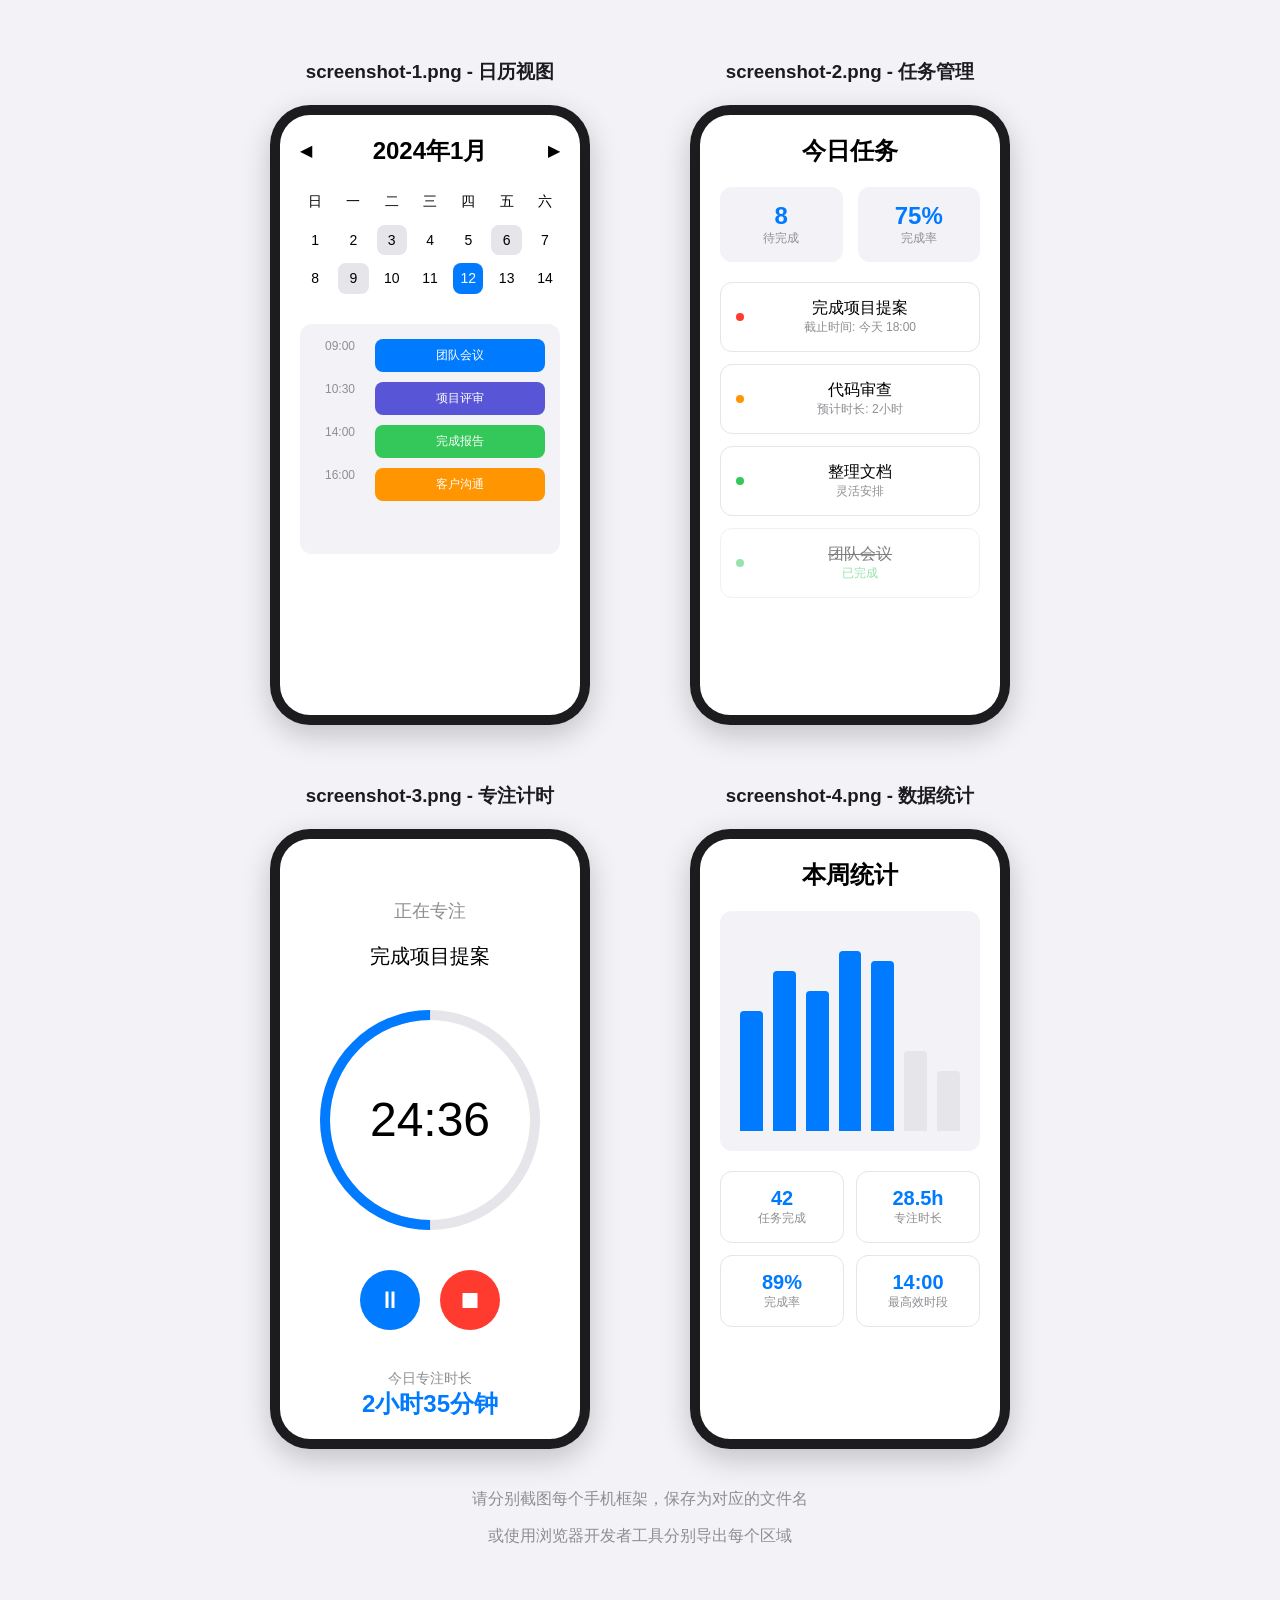
<file: assets/generate-placeholders.html>
<!DOCTYPE html>
<html>
<head>
    <title>Screenshot Placeholders</title>
    <style>
        body {
            margin: 0;
            padding: 40px;
            background: #F2F2F7;
            font-family: -apple-system, BlinkMacSystemFont, 'Segoe UI', Roboto, sans-serif;
        }
        .container {
            display: grid;
            grid-template-columns: repeat(2, 1fr);
            gap: 40px;
            max-width: 800px;
            margin: 0 auto;
        }
        .screenshot-wrapper {
            text-align: center;
        }
        .screenshot-wrapper h3 {
            margin-bottom: 20px;
            color: #1C1C1E;
        }
        .phone-frame {
            width: 300px;
            height: 600px;
            background: #1C1C1E;
            border-radius: 40px;
            padding: 10px;
            box-shadow: 0 10px 30px rgba(0, 0, 0, 0.2);
            margin: 0 auto;
        }
        .screen {
            width: 100%;
            height: 100%;
            background: #FFFFFF;
            border-radius: 30px;
            overflow: hidden;
            position: relative;
        }
        
        /* Screenshot 1: Calendar View */
        .calendar-view {
            padding: 20px;
        }
        .calendar-header {
            display: flex;
            justify-content: space-between;
            align-items: center;
            margin-bottom: 20px;
        }
        .month-title {
            font-size: 24px;
            font-weight: 600;
        }
        .calendar-grid {
            display: grid;
            grid-template-columns: repeat(7, 1fr);
            gap: 8px;
            margin-bottom: 30px;
        }
        .calendar-day {
            aspect-ratio: 1;
            display: flex;
            align-items: center;
            justify-content: center;
            font-size: 14px;
            border-radius: 8px;
        }
        .calendar-day.today {
            background: #007AFF;
            color: white;
        }
        .calendar-day.has-event {
            background: #E5E5EA;
        }
        .timeline {
            height: 200px;
            background: #F2F2F7;
            border-radius: 12px;
            padding: 15px;
            overflow-y: auto;
        }
        .time-slot {
            display: flex;
            margin-bottom: 10px;
            font-size: 12px;
        }
        .time-label {
            width: 50px;
            color: #8E8E93;
        }
        .event-block {
            flex: 1;
            background: #007AFF;
            color: white;
            padding: 8px;
            border-radius: 8px;
            margin-left: 10px;
        }
        
        /* Screenshot 2: Task Management */
        .task-view {
            padding: 20px;
        }
        .task-header {
            font-size: 24px;
            font-weight: 600;
            margin-bottom: 20px;
        }
        .task-stats {
            display: flex;
            gap: 15px;
            margin-bottom: 20px;
        }
        .stat-card {
            flex: 1;
            background: #F2F2F7;
            padding: 15px;
            border-radius: 12px;
            text-align: center;
        }
        .stat-number {
            font-size: 24px;
            font-weight: 600;
            color: #007AFF;
        }
        .stat-label {
            font-size: 12px;
            color: #8E8E93;
        }
        .task-list {
            display: flex;
            flex-direction: column;
            gap: 12px;
        }
        .task-card {
            background: white;
            border: 1px solid #E5E5EA;
            padding: 15px;
            border-radius: 12px;
            display: flex;
            align-items: center;
            gap: 12px;
        }
        .priority-dot {
            width: 8px;
            height: 8px;
            border-radius: 50%;
            flex-shrink: 0;
        }
        .priority-high { background: #FF3B30; }
        .priority-medium { background: #FF9500; }
        .priority-low { background: #34C759; }
        
        /* Screenshot 3: Focus Timer */
        .focus-view {
            padding: 20px;
            display: flex;
            flex-direction: column;
            align-items: center;
            justify-content: center;
            height: 100%;
        }
        .timer-circle {
            width: 200px;
            height: 200px;
            border-radius: 50%;
            border: 10px solid #E5E5EA;
            position: relative;
            display: flex;
            align-items: center;
            justify-content: center;
            margin-bottom: 40px;
        }
        .timer-progress {
            position: absolute;
            width: 100%;
            height: 100%;
            border-radius: 50%;
            border: 10px solid #007AFF;
            border-bottom-color: transparent;
            border-right-color: transparent;
            transform: rotate(-45deg);
        }
        .timer-text {
            font-size: 48px;
            font-weight: 300;
        }
        .focus-controls {
            display: flex;
            gap: 20px;
        }
        .control-btn {
            width: 60px;
            height: 60px;
            border-radius: 50%;
            background: #007AFF;
            color: white;
            display: flex;
            align-items: center;
            justify-content: center;
            font-size: 24px;
        }
        
        /* Screenshot 4: Statistics */
        .stats-view {
            padding: 20px;
        }
        .stats-header {
            font-size: 24px;
            font-weight: 600;
            margin-bottom: 20px;
        }
        .chart-container {
            background: #F2F2F7;
            border-radius: 12px;
            padding: 20px;
            margin-bottom: 20px;
            height: 200px;
            display: flex;
            align-items: flex-end;
            gap: 10px;
        }
        .chart-bar {
            flex: 1;
            background: #007AFF;
            border-radius: 4px 4px 0 0;
        }
        .insights {
            display: grid;
            grid-template-columns: repeat(2, 1fr);
            gap: 12px;
        }
        .insight-card {
            background: white;
            border: 1px solid #E5E5EA;
            padding: 15px;
            border-radius: 12px;
        }
        .insight-value {
            font-size: 20px;
            font-weight: 600;
            color: #007AFF;
        }
        .insight-label {
            font-size: 12px;
            color: #8E8E93;
        }
        
        .instructions {
            margin-top: 40px;
            text-align: center;
            color: #8E8E93;
        }
    </style>
</head>
<body>
    <div class="container">
        <!-- Screenshot 1: Calendar View -->
        <div class="screenshot-wrapper">
            <h3>screenshot-1.png - 日历视图</h3>
            <div class="phone-frame">
                <div class="screen">
                    <div class="calendar-view">
                        <div class="calendar-header">
                            <span>◀</span>
                            <div class="month-title">2024年1月</div>
                            <span>▶</span>
                        </div>
                        <div class="calendar-grid">
                            <div class="calendar-day">日</div>
                            <div class="calendar-day">一</div>
                            <div class="calendar-day">二</div>
                            <div class="calendar-day">三</div>
                            <div class="calendar-day">四</div>
                            <div class="calendar-day">五</div>
                            <div class="calendar-day">六</div>
                            <div class="calendar-day">1</div>
                            <div class="calendar-day">2</div>
                            <div class="calendar-day has-event">3</div>
                            <div class="calendar-day">4</div>
                            <div class="calendar-day">5</div>
                            <div class="calendar-day has-event">6</div>
                            <div class="calendar-day">7</div>
                            <div class="calendar-day">8</div>
                            <div class="calendar-day has-event">9</div>
                            <div class="calendar-day">10</div>
                            <div class="calendar-day">11</div>
                            <div class="calendar-day today">12</div>
                            <div class="calendar-day">13</div>
                            <div class="calendar-day">14</div>
                        </div>
                        <div class="timeline">
                            <div class="time-slot">
                                <div class="time-label">09:00</div>
                                <div class="event-block">团队会议</div>
                            </div>
                            <div class="time-slot">
                                <div class="time-label">10:30</div>
                                <div class="event-block" style="background: #5856D6;">项目评审</div>
                            </div>
                            <div class="time-slot">
                                <div class="time-label">14:00</div>
                                <div class="event-block" style="background: #34C759;">完成报告</div>
                            </div>
                            <div class="time-slot">
                                <div class="time-label">16:00</div>
                                <div class="event-block" style="background: #FF9500;">客户沟通</div>
                            </div>
                        </div>
                    </div>
                </div>
            </div>
        </div>

        <!-- Screenshot 2: Task Management -->
        <div class="screenshot-wrapper">
            <h3>screenshot-2.png - 任务管理</h3>
            <div class="phone-frame">
                <div class="screen">
                    <div class="task-view">
                        <div class="task-header">今日任务</div>
                        <div class="task-stats">
                            <div class="stat-card">
                                <div class="stat-number">8</div>
                                <div class="stat-label">待完成</div>
                            </div>
                            <div class="stat-card">
                                <div class="stat-number">75%</div>
                                <div class="stat-label">完成率</div>
                            </div>
                        </div>
                        <div class="task-list">
                            <div class="task-card">
                                <div class="priority-dot priority-high"></div>
                                <div style="flex: 1;">
                                    <div style="font-weight: 500;">完成项目提案</div>
                                    <div style="font-size: 12px; color: #8E8E93;">截止时间: 今天 18:00</div>
                                </div>
                            </div>
                            <div class="task-card">
                                <div class="priority-dot priority-medium"></div>
                                <div style="flex: 1;">
                                    <div style="font-weight: 500;">代码审查</div>
                                    <div style="font-size: 12px; color: #8E8E93;">预计时长: 2小时</div>
                                </div>
                            </div>
                            <div class="task-card">
                                <div class="priority-dot priority-low"></div>
                                <div style="flex: 1;">
                                    <div style="font-weight: 500;">整理文档</div>
                                    <div style="font-size: 12px; color: #8E8E93;">灵活安排</div>
                                </div>
                            </div>
                            <div class="task-card" style="opacity: 0.5;">
                                <div class="priority-dot priority-low"></div>
                                <div style="flex: 1;">
                                    <div style="font-weight: 500; text-decoration: line-through;">团队会议</div>
                                    <div style="font-size: 12px; color: #34C759;">已完成</div>
                                </div>
                            </div>
                        </div>
                    </div>
                </div>
            </div>
        </div>

        <!-- Screenshot 3: Focus Timer -->
        <div class="screenshot-wrapper">
            <h3>screenshot-3.png - 专注计时</h3>
            <div class="phone-frame">
                <div class="screen">
                    <div class="focus-view">
                        <div style="font-size: 18px; color: #8E8E93; margin-bottom: 20px;">正在专注</div>
                        <div style="font-size: 20px; font-weight: 500; margin-bottom: 40px;">完成项目提案</div>
                        <div class="timer-circle">
                            <div class="timer-progress"></div>
                            <div class="timer-text">24:36</div>
                        </div>
                        <div class="focus-controls">
                            <div class="control-btn">⏸</div>
                            <div class="control-btn" style="background: #FF3B30;">⏹</div>
                        </div>
                        <div style="margin-top: 40px; text-align: center;">
                            <div style="font-size: 14px; color: #8E8E93;">今日专注时长</div>
                            <div style="font-size: 24px; font-weight: 600; color: #007AFF;">2小时35分钟</div>
                        </div>
                    </div>
                </div>
            </div>
        </div>

        <!-- Screenshot 4: Statistics -->
        <div class="screenshot-wrapper">
            <h3>screenshot-4.png - 数据统计</h3>
            <div class="phone-frame">
                <div class="screen">
                    <div class="stats-view">
                        <div class="stats-header">本周统计</div>
                        <div class="chart-container">
                            <div class="chart-bar" style="height: 60%;"></div>
                            <div class="chart-bar" style="height: 80%;"></div>
                            <div class="chart-bar" style="height: 70%;"></div>
                            <div class="chart-bar" style="height: 90%;"></div>
                            <div class="chart-bar" style="height: 85%;"></div>
                            <div class="chart-bar" style="height: 40%; background: #E5E5EA;"></div>
                            <div class="chart-bar" style="height: 30%; background: #E5E5EA;"></div>
                        </div>
                        <div class="insights">
                            <div class="insight-card">
                                <div class="insight-value">42</div>
                                <div class="insight-label">任务完成</div>
                            </div>
                            <div class="insight-card">
                                <div class="insight-value">28.5h</div>
                                <div class="insight-label">专注时长</div>
                            </div>
                            <div class="insight-card">
                                <div class="insight-value">89%</div>
                                <div class="insight-label">完成率</div>
                            </div>
                            <div class="insight-card">
                                <div class="insight-value">14:00</div>
                                <div class="insight-label">最高效时段</div>
                            </div>
                        </div>
                    </div>
                </div>
            </div>
        </div>
    </div>
    
    <div class="instructions">
        <p>请分别截图每个手机框架，保存为对应的文件名</p>
        <p>或使用浏览器开发者工具分别导出每个区域</p>
    </div>
</body>
</html>
</file>
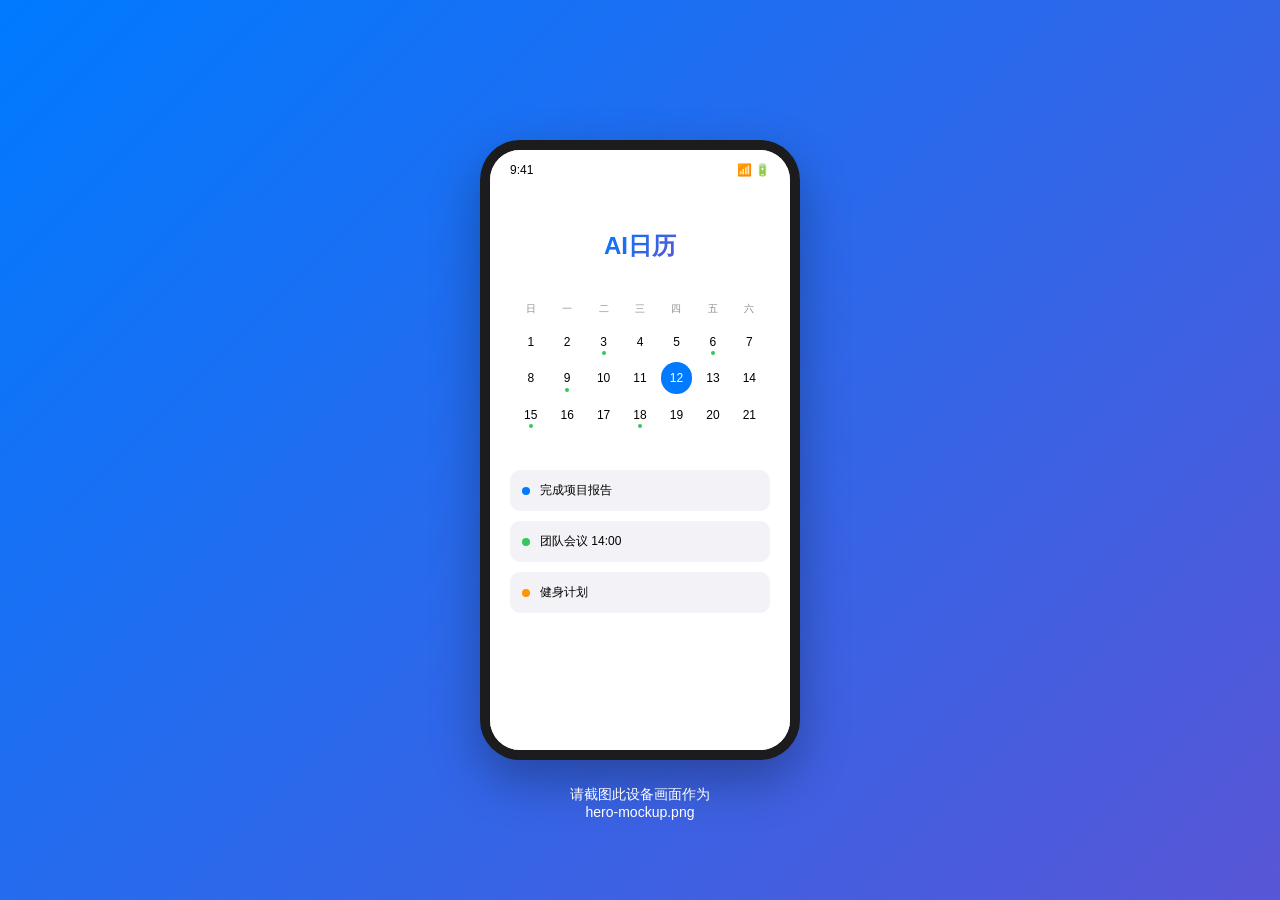
<file: assets/placeholder-hero.html>
<!DOCTYPE html>
<html>
<head>
    <title>Hero Image Placeholder</title>
    <style>
        body {
            margin: 0;
            padding: 0;
            display: flex;
            justify-content: center;
            align-items: center;
            min-height: 100vh;
            background: linear-gradient(135deg, #007AFF 0%, #5856D6 100%);
            font-family: -apple-system, BlinkMacSystemFont, 'Segoe UI', Roboto, sans-serif;
        }
        .device-frame {
            width: 300px;
            height: 600px;
            background: #1C1C1E;
            border-radius: 40px;
            padding: 10px;
            box-shadow: 0 20px 50px rgba(0, 0, 0, 0.3);
            position: relative;
        }
        .screen {
            width: 100%;
            height: 100%;
            background: #F2F2F7;
            border-radius: 30px;
            overflow: hidden;
            display: flex;
            flex-direction: column;
        }
        .status-bar {
            height: 40px;
            background: #FFFFFF;
            display: flex;
            justify-content: space-between;
            align-items: center;
            padding: 0 20px;
            font-size: 12px;
        }
        .app-content {
            flex: 1;
            padding: 20px;
            display: flex;
            flex-direction: column;
            align-items: center;
            background: #FFFFFF;
        }
        .app-title {
            font-size: 24px;
            font-weight: 700;
            margin: 20px 0;
            background: linear-gradient(135deg, #007AFF, #5856D6);
            -webkit-background-clip: text;
            -webkit-text-fill-color: transparent;
        }
        .calendar-grid {
            width: 100%;
            max-width: 250px;
            margin: 20px 0;
        }
        .week-days {
            display: grid;
            grid-template-columns: repeat(7, 1fr);
            gap: 5px;
            margin-bottom: 10px;
        }
        .week-day {
            text-align: center;
            font-size: 10px;
            color: #8E8E93;
        }
        .calendar-dates {
            display: grid;
            grid-template-columns: repeat(7, 1fr);
            gap: 5px;
        }
        .date {
            aspect-ratio: 1;
            display: flex;
            align-items: center;
            justify-content: center;
            border-radius: 50%;
            font-size: 12px;
            position: relative;
        }
        .date.today {
            background: #007AFF;
            color: white;
        }
        .date.has-event::after {
            content: '';
            position: absolute;
            bottom: 2px;
            width: 4px;
            height: 4px;
            background: #34C759;
            border-radius: 50%;
        }
        .task-list {
            width: 100%;
            margin-top: 20px;
        }
        .task-item {
            background: #F2F2F7;
            padding: 12px;
            border-radius: 10px;
            margin-bottom: 10px;
            display: flex;
            align-items: center;
            gap: 10px;
        }
        .task-dot {
            width: 8px;
            height: 8px;
            border-radius: 50%;
            flex-shrink: 0;
        }
        .task-text {
            font-size: 12px;
            flex: 1;
        }
        .instructions {
            position: absolute;
            bottom: -60px;
            left: 50%;
            transform: translateX(-50%);
            text-align: center;
            color: white;
            font-size: 14px;
        }
    </style>
</head>
<body>
    <div class="device-frame">
        <div class="screen">
            <div class="status-bar">
                <span>9:41</span>
                <span>📶 🔋</span>
            </div>
            <div class="app-content">
                <div class="app-title">AI日历</div>
                <div class="calendar-grid">
                    <div class="week-days">
                        <div class="week-day">日</div>
                        <div class="week-day">一</div>
                        <div class="week-day">二</div>
                        <div class="week-day">三</div>
                        <div class="week-day">四</div>
                        <div class="week-day">五</div>
                        <div class="week-day">六</div>
                    </div>
                    <div class="calendar-dates">
                        <div class="date">1</div>
                        <div class="date">2</div>
                        <div class="date has-event">3</div>
                        <div class="date">4</div>
                        <div class="date">5</div>
                        <div class="date has-event">6</div>
                        <div class="date">7</div>
                        <div class="date">8</div>
                        <div class="date has-event">9</div>
                        <div class="date">10</div>
                        <div class="date">11</div>
                        <div class="date today">12</div>
                        <div class="date">13</div>
                        <div class="date">14</div>
                        <div class="date has-event">15</div>
                        <div class="date">16</div>
                        <div class="date">17</div>
                        <div class="date has-event">18</div>
                        <div class="date">19</div>
                        <div class="date">20</div>
                        <div class="date">21</div>
                    </div>
                </div>
                <div class="task-list">
                    <div class="task-item">
                        <div class="task-dot" style="background: #007AFF;"></div>
                        <div class="task-text">完成项目报告</div>
                    </div>
                    <div class="task-item">
                        <div class="task-dot" style="background: #34C759;"></div>
                        <div class="task-text">团队会议 14:00</div>
                    </div>
                    <div class="task-item">
                        <div class="task-dot" style="background: #FF9500;"></div>
                        <div class="task-text">健身计划</div>
                    </div>
                </div>
            </div>
        </div>
        <div class="instructions">
            请截图此设备画面作为 hero-mockup.png
        </div>
    </div>
</body>
</html>
</file>
<file: css/style.css>
:root {
    --primary-color: #007AFF;
    --secondary-color: #5856D6;
    --grad: linear-gradient(135deg, #007AFF, #5856D6);
    --success-color: #34C759;
    --warning-color: #FF9500;
    --danger-color: #FF3B30;
    --text-primary: #0B0B0F;
    --text-secondary: #6b6b73;
    --bg-primary: #FFFFFF;
    --bg-secondary: #F4F5F9;
    --card: #FFFFFF;
    --border-color: #E7E8EE;
    --shadow: 0 2px 15px rgba(20, 22, 40, 0.06);
    --shadow-lg: 0 18px 50px rgba(20, 22, 40, 0.14);
    --nav-bg: rgba(255, 255, 255, 0.72);
    --chip-bg: rgba(0, 122, 255, 0.08);
    --radius: 22px;
}

:root[data-theme="dark"] {
    --text-primary: #F5F6FA;
    --text-secondary: #9a9aa6;
    --bg-primary: #0B0B0F;
    --bg-secondary: #131319;
    --card: #17171F;
    --border-color: #26262F;
    --shadow: 0 2px 15px rgba(0, 0, 0, 0.4);
    --shadow-lg: 0 18px 50px rgba(0, 0, 0, 0.55);
    --nav-bg: rgba(15, 15, 20, 0.72);
    --chip-bg: rgba(10, 132, 255, 0.16);
}

* { margin: 0; padding: 0; box-sizing: border-box; }

body {
    font-family: 'Inter', -apple-system, BlinkMacSystemFont, 'Segoe UI', 'PingFang SC', 'Microsoft YaHei', Roboto, sans-serif;
    color: var(--text-primary);
    background-color: var(--bg-primary);
    line-height: 1.6;
    overflow-x: hidden;
    -webkit-font-smoothing: antialiased;
    text-rendering: optimizeLegibility;
    transition: background-color .4s ease, color .4s ease;
}

html { scroll-behavior: smooth; scroll-padding-top: 90px; overflow-x: clip; }
body { overflow-x: clip; }
img { display: block; max-width: 100%; height: auto; }

a:focus-visible, button:focus-visible, summary:focus-visible {
    outline: 3px solid rgba(0, 122, 255, 0.45);
    outline-offset: 3px;
    border-radius: 6px;
}

.container { max-width: 1180px; margin: 0 auto; padding: 0 22px; }

.skip-link {
    position: absolute; left: -999px; top: 0; z-index: 2000;
    background: var(--primary-color); color: #fff; padding: 10px 16px; border-radius: 0 0 10px 0;
}
.skip-link:focus { left: 0; }

.section-title { font-size: clamp(28px, 4vw, 38px); font-weight: 800; text-align: center; letter-spacing: -0.02em; }
.section-sub { text-align: center; color: var(--text-secondary); font-size: 17px; margin-top: 12px; margin-bottom: 52px; }
.eyebrow.sm { display: table; margin: 0 auto 16px; font-size: 12px; padding: 6px 12px; letter-spacing: .08em; text-transform: uppercase; }

/* ---------- Scroll progress ---------- */
#scrollProgress { position: fixed; top: 0; left: 0; right: 0; height: 3px; background: var(--grad); transform: scaleX(0); transform-origin: left; z-index: 1100; pointer-events: none; }

/* ---------- Navbar ---------- */
.navbar {
    position: fixed; top: 0; left: 0; right: 0; z-index: 1000;
    background: var(--nav-bg);
    backdrop-filter: saturate(180%) blur(18px);
    -webkit-backdrop-filter: saturate(180%) blur(18px);
    border-bottom: 1px solid transparent;
    padding: 12px 0;
    transition: border-color .3s, box-shadow .3s, background .4s;
}
.navbar.scrolled { border-bottom-color: var(--border-color); box-shadow: 0 6px 24px rgba(20,22,40,.06); }
.navbar .container { display: flex; justify-content: space-between; align-items: center; }
.nav-brand { display: flex; align-items: center; gap: 10px; font-size: 20px; font-weight: 700; text-decoration: none; color: var(--text-primary); }
.brand-icon { display: inline-flex; filter: drop-shadow(0 4px 10px rgba(88,86,214,.35)); }
.brand-icon svg { display: block; border-radius: 9px; }
.nav-menu { display: flex; align-items: center; gap: 22px; }
.nav-link { text-decoration: none; color: var(--text-secondary); font-weight: 500; font-size: 15px; transition: color .25s; }
.nav-link:hover { color: var(--primary-color); }
.icon-btn, .lang-switch {
    background: var(--bg-secondary); color: var(--text-primary); border: 1px solid var(--border-color);
    border-radius: 999px; cursor: pointer; font-weight: 600; transition: all .25s; display: inline-flex; align-items: center; justify-content: center;
}
.icon-btn { width: 38px; height: 38px; }
.lang-switch { padding: 8px 15px; font-size: 14px; }
.icon-btn:hover, .lang-switch:hover { border-color: var(--primary-color); color: var(--primary-color); }
.icon-btn .i-moon { display: none; }
:root[data-theme="dark"] .icon-btn .i-sun { display: none; }
:root[data-theme="dark"] .icon-btn .i-moon { display: block; }

/* ---------- Buttons ---------- */
.btn { display: inline-flex; align-items: center; justify-content: center; gap: 8px; padding: 14px 26px; border-radius: 999px; text-decoration: none; font-weight: 600; font-size: 16px; transition: transform .2s, box-shadow .2s, background .25s; white-space: nowrap; }
.btn-sm { padding: 9px 18px; font-size: 14px; }
.btn-primary { background: var(--grad); color: #fff; box-shadow: 0 8px 22px rgba(0,122,255,.32); }
.btn-primary:hover { transform: translateY(-2px); box-shadow: 0 14px 30px rgba(0,122,255,.42); }
.btn-secondary { background: var(--bg-secondary); color: var(--text-primary); border: 1px solid var(--border-color); }
.btn-secondary:hover { transform: translateY(-2px); border-color: var(--primary-color); color: var(--primary-color); }
.nav-cta { box-shadow: 0 6px 16px rgba(0,122,255,.3); }

/* ---------- Hero ---------- */
.hero { position: relative; padding: 140px 0 90px; overflow: hidden; }
.hero-bg { position: absolute; inset: 0; z-index: 0; background:
    radial-gradient(60% 55% at 82% 8%, rgba(88,86,214,.18), transparent 60%),
    radial-gradient(55% 50% at 8% 30%, rgba(0,122,255,.16), transparent 60%); }
.hero .container { position: relative; z-index: 1; display: grid; grid-template-columns: 1.05fr 1fr; gap: 56px; align-items: center; }
.eyebrow { display: inline-block; font-size: 13px; font-weight: 700; letter-spacing: .04em; color: var(--primary-color); background: var(--chip-bg); padding: 7px 14px; border-radius: 999px; margin-bottom: 20px; }
.hero-title { font-size: clamp(38px, 5.4vw, 60px); font-weight: 800; line-height: 1.08; letter-spacing: -0.03em; margin-bottom: 18px; background: var(--grad); -webkit-background-clip: text; background-clip: text; -webkit-text-fill-color: transparent; text-wrap: balance; }
.hero-subtitle { font-size: 19px; color: var(--text-secondary); margin-bottom: 34px; max-width: 34ch; }
.hero-buttons { display: flex; gap: 14px; flex-wrap: wrap; }
.apple-icon { margin-right: 2px; }
.hero-trust { list-style: none; display: flex; flex-wrap: wrap; gap: 10px 20px; margin-top: 30px; }
.hero-trust li { font-size: 14px; color: var(--text-secondary); font-weight: 500; }

/* Hero device widget */
.hero-visual { position: relative; display: flex; justify-content: center; }
.device { position: relative; width: 300px; max-width: 78vw; aspect-ratio: 9 / 19.5; display: flex; flex-direction: column; overflow: hidden; background: var(--card); border: 1px solid var(--border-color); border-radius: 40px; padding: 16px 14px 18px; box-shadow: var(--shadow-lg); }
.device-notch { position: absolute; top: 12px; left: 50%; transform: translateX(-50%); width: 90px; height: 22px; background: var(--text-primary); opacity: .9; border-radius: 999px; }
:root[data-theme="dark"] .device-notch { background: #000; opacity: 1; }
.sched { margin-top: 30px; flex: 1; min-height: 0; display: flex; flex-direction: column; }
.sched-head { display: flex; align-items: center; justify-content: space-between; padding: 4px 8px 14px; }
.sched-title { font-weight: 800; font-size: 20px; }
.sched-ai { display: inline-flex; align-items: center; gap: 6px; font-size: 12px; font-weight: 600; color: var(--success-color); }
.sched-ai .dot { width: 7px; height: 7px; border-radius: 50%; background: var(--success-color); box-shadow: 0 0 0 0 rgba(52,199,89,.5); animation: pulse 2s infinite; }
.sched-grid { flex: 1; min-height: 0; display: flex; flex-direction: column; justify-content: space-between; gap: 9px; }
.slot { display: grid; grid-template-columns: 42px 1fr; align-items: center; gap: 8px; }
.slot-time { font-size: 11px; color: var(--text-secondary); font-weight: 600; text-align: right; }
.lane { border-left: 2px dashed var(--border-color); padding-left: 10px; min-height: 34px; display: flex; align-items: center; }
.ev { width: 100%; padding: 9px 12px; border-radius: 12px; font-size: 13px; font-weight: 600; color: #fff; }
.ev-fixed { background: var(--bg-secondary); color: var(--text-secondary); border: 1px dashed var(--border-color); }
.ev-task.t1 { background: linear-gradient(135deg,#007AFF,#3a94ff); }
.ev-task.t2 { background: linear-gradient(135deg,#5856D6,#8a63e6); }
.ev-task.t3 { background: linear-gradient(135deg,#34C759,#2fb14f); }
.ev-task.t4 { background: linear-gradient(135deg,#FF9500,#ff7a00); }
.sched-foot { margin-top: 14px; text-align: center; font-size: 11px; font-weight: 600; color: var(--success-color); background: rgba(52,199,89,.1); padding: 8px; border-radius: 10px; }
.hero-chip { position: absolute; background: var(--card); border: 1px solid var(--border-color); box-shadow: var(--shadow-lg); border-radius: 14px; padding: 10px 14px; font-size: 13px; font-weight: 700; }
.chip-a { top: 14%; left: -6%; animation: float 5s ease-in-out infinite; }
.chip-b { bottom: 12%; right: -4%; animation: float 5s ease-in-out infinite .8s; }

/* Animate schedule events in */
.ev-task { animation: evIn .6s cubic-bezier(.2,.8,.25,1) backwards; }
.ev-task.t1 { animation-delay: .25s; }
.ev-task.t2 { animation-delay: .5s; }
.ev-task.t3 { animation-delay: .75s; }
.ev-task.t4 { animation-delay: 1s; }
@keyframes evIn { from { opacity: 0; transform: translateX(14px) scale(.96); } to { opacity: 1; transform: none; } }
@keyframes float { 0%,100% { transform: translateY(0); } 50% { transform: translateY(-9px); } }
@keyframes pulse { 0% { box-shadow: 0 0 0 0 rgba(52,199,89,.5);} 70%{ box-shadow: 0 0 0 8px rgba(52,199,89,0);} 100%{ box-shadow:0 0 0 0 rgba(52,199,89,0);} }

/* ---------- Proof band ---------- */
.proof { padding: 22px 0; border-top: 1px solid var(--border-color); border-bottom: 1px solid var(--border-color); background: var(--bg-secondary); }
.proof-row { display: flex; align-items: center; justify-content: space-between; gap: 26px; flex-wrap: wrap; }
.proof-rating { display: flex; align-items: center; gap: 12px; }
.store-ic { color: var(--text-primary); display: grid; place-items: center; }
.store-ic svg { display: block; }
.proof-sub { display: flex; flex-direction: column; line-height: 1.25; font-size: 13px; color: var(--text-secondary); }
.proof-sub strong { color: var(--text-primary); font-size: 15px; }
.proof-stats { display: flex; gap: 34px; flex-wrap: wrap; }
.stat { display: flex; flex-direction: column; }
.stat strong { font-size: 20px; font-weight: 800; background: var(--grad); -webkit-background-clip: text; background-clip: text; -webkit-text-fill-color: transparent; }
.stat span { font-size: 12.5px; color: var(--text-secondary); }

/* ---------- Sections base ---------- */
.how, .features, .screenshots, .privacy, .faq { padding: 88px 0; }
.features { background: var(--bg-secondary); }
.faq { background: var(--bg-secondary); }

/* How it works */
.steps { display: grid; grid-template-columns: repeat(3, 1fr); gap: 26px; }
.step { position: relative; background: var(--card); border: 1px solid var(--border-color); border-radius: var(--radius); padding: 34px 26px; text-align: left; box-shadow: var(--shadow); }
.step-badge { position: absolute; top: -16px; left: 26px; width: 34px; height: 34px; border-radius: 50%; background: var(--grad); color: #fff; font-weight: 800; display: grid; place-items: center; box-shadow: 0 6px 16px rgba(0,122,255,.35); }
.step-ic { width: 52px; height: 52px; border-radius: 15px; background: var(--chip-bg); color: var(--primary-color); display: grid; place-items: center; margin: 8px 0 16px; }
.step h3 { font-size: 20px; margin-bottom: 8px; }
.step p { color: var(--text-secondary); font-size: 15px; }
.steps .step:not(:last-child)::after { content: ""; position: absolute; top: 50%; right: -18px; width: 20px; height: 2px; background: var(--border-color); }

/* ---------- Interactive demo ---------- */
.demo { padding: 88px 0; background: var(--bg-secondary); }
.demo-card { display: grid; grid-template-columns: 0.9fr 1.1fr; gap: 34px; background: var(--card); border: 1px solid var(--border-color); border-radius: var(--radius); box-shadow: var(--shadow); padding: 34px; max-width: 920px; margin: 0 auto; }
.demo-inbox h3, .demo-tl-title { font-size: 17px; font-weight: 800; }
.demo-inbox h3 { margin-bottom: 16px; }
.demo-chip { display: flex; align-items: center; gap: 10px; background: var(--bg-secondary); border: 1px solid var(--border-color); border-radius: 12px; padding: 12px 14px; font-size: 14px; font-weight: 600; margin-bottom: 10px; transition: opacity .4s; }
.chip-dot { width: 10px; height: 10px; border-radius: 50%; flex-shrink: 0; }
.chip-dot.d1 { background: #007AFF; }
.chip-dot.d2 { background: #5856D6; }
.chip-dot.d3 { background: #34C759; }
.chip-label { flex: 1; }
.chip-check { color: var(--success-color); opacity: 0; transition: opacity .4s; flex-shrink: 0; }
.demo-chip.used { opacity: .6; }
.demo-chip.used .chip-check { opacity: 1; }
.demo-actions { display: flex; align-items: center; gap: 8px; margin-top: 20px; flex-wrap: wrap; }
.demo-actions .btn { border: none; cursor: pointer; font-family: inherit; }
.demo-actions .btn:disabled { opacity: .55; cursor: default; transform: none; box-shadow: none; }
.demo-shuffle { background: none; border: none; color: var(--primary-color); font-weight: 600; font-size: 14px; cursor: pointer; padding: 9px 10px; font-family: inherit; border-radius: 8px; transition: background .25s; }
.demo-shuffle:hover { background: var(--chip-bg); }
.demo-tl-head { display: flex; align-items: center; justify-content: space-between; margin-bottom: 14px; }
.demo-slots { display: flex; flex-direction: column; gap: 9px; }
.demo-slots .lane { position: relative; }
.demo-gap { position: absolute; left: 12px; top: 50%; transform: translateY(-50%); font-size: 11.5px; font-weight: 600; color: var(--text-secondary); opacity: .65; letter-spacing: .03em; transition: opacity .3s; }
.lane.filled .demo-gap { opacity: 0; }
.demo-ev { opacity: 0; transform: translateX(18px) scale(.96); transition: opacity .5s cubic-bezier(.2,.8,.25,1), transform .5s cubic-bezier(.2,.8,.25,1); }
.demo-ev.placed { opacity: 1; transform: none; }
.demo-ev.d1 { background: linear-gradient(135deg,#007AFF,#3a94ff); }
.demo-ev.d2 { background: linear-gradient(135deg,#5856D6,#8a63e6); }
.demo-ev.d3 { background: linear-gradient(135deg,#34C759,#2fb14f); }
.demo-result { margin-top: 16px; text-align: center; font-size: 13px; font-weight: 600; color: var(--success-color); background: rgba(52,199,89,.1); padding: 10px; border-radius: 10px; opacity: 0; transform: translateY(6px); transition: opacity .4s, transform .4s; }
.demo-result.show { opacity: 1; transform: none; }

/* ---------- Scheduling engine pipeline ---------- */
.engine { padding: 88px 0; }
.engine-flow { display: grid; grid-template-columns: 1fr 34px 1fr 34px 1fr 34px 1fr; gap: 8px; align-items: stretch; }
.engine-node { background: var(--card); border: 1px solid var(--border-color); border-radius: var(--radius); padding: 26px 20px; box-shadow: var(--shadow); }
.engine-num { font-size: 12px; font-weight: 800; color: var(--primary-color); background: var(--chip-bg); width: 26px; height: 26px; border-radius: 50%; display: grid; place-items: center; margin-bottom: 12px; }
.engine-node h3 { font-size: 17px; margin-bottom: 6px; }
.engine-node p { font-size: 13.5px; color: var(--text-secondary); }
.engine-link { display: grid; place-items: center; color: var(--primary-color); }
.engine-link svg path { stroke-dasharray: 60; stroke-dashoffset: 60; transition: stroke-dashoffset .9s ease .25s; }
.engine-link.in svg path { stroke-dashoffset: 0; }
.engine-caption { margin-top: 26px; display: flex; align-items: center; justify-content: center; gap: 8px; font-weight: 600; color: var(--text-secondary); font-size: 14px; }
.engine-caption svg { color: var(--primary-color); flex-shrink: 0; }

/* Features */
.features-grid { display: grid; grid-template-columns: repeat(auto-fit, minmax(320px, 1fr)); gap: 24px; }
.feature-card { background: var(--card); border: 1px solid var(--border-color); padding: 32px; border-radius: var(--radius); transition: transform .3s, box-shadow .3s, border-color .3s; }
.feature-card:hover { transform: translateY(-6px); box-shadow: var(--shadow-lg); border-color: transparent; }
.feature-icon { width: 54px; height: 54px; border-radius: 15px; background: var(--chip-bg); color: var(--primary-color); display: grid; place-items: center; margin-bottom: 20px; }
.feature-card:hover .feature-icon { background: var(--grad); color: #fff; }
.feature-card h3 { font-size: 20px; margin-bottom: 10px; }
.feature-card p { color: var(--text-secondary); font-size: 15px; }

/* ---------- Personas ---------- */
.personas { padding: 88px 0; }
.personas-grid { display: grid; grid-template-columns: repeat(4, 1fr); gap: 20px; }
.persona-card { background: var(--card); border: 1px solid var(--border-color); border-radius: var(--radius); padding: 26px 22px; box-shadow: var(--shadow); transition: transform .3s, box-shadow .3s; }
.persona-card:hover { transform: translateY(-4px); box-shadow: var(--shadow-lg); }
.persona-ic { width: 46px; height: 46px; border-radius: 13px; display: grid; place-items: center; color: #fff; margin-bottom: 16px; }
.persona-ic.c1 { background: linear-gradient(135deg,#007AFF,#3a94ff); }
.persona-ic.c2 { background: linear-gradient(135deg,#5856D6,#8a63e6); }
.persona-ic.c3 { background: linear-gradient(135deg,#FF9500,#ff7a00); }
.persona-ic.c4 { background: linear-gradient(135deg,#34C759,#2fb14f); }
.persona-card h3 { font-size: 18px; margin-bottom: 8px; }
.persona-card p { font-size: 14px; color: var(--text-secondary); }

/* ---------- Comparison table ---------- */
.compare { padding: 88px 0; background: var(--bg-secondary); }
.table-scroll { overflow-x: auto; background: var(--card); border: 1px solid var(--border-color); border-radius: var(--radius); box-shadow: var(--shadow); }
.cmp-table { width: 100%; min-width: 660px; border-collapse: separate; border-spacing: 0; }
.cmp-table th, .cmp-table td { padding: 16px 20px; text-align: left; vertical-align: top; border-bottom: 1px solid var(--border-color); font-size: 14.5px; }
.cmp-table thead th { font-size: 12.5px; font-weight: 700; letter-spacing: .06em; text-transform: uppercase; color: var(--text-secondary); }
.cmp-table thead th.cmp-ai-head { background: var(--grad); color: #fff; border-bottom-color: transparent; }
.cmp-table tbody th { font-weight: 700; color: var(--text-primary); }
.cmp-table td.cmp-ai { background: var(--chip-bg); }
.cmp-table tbody tr:last-child th, .cmp-table tbody tr:last-child td { border-bottom: none; }
.cmp-cell { display: flex; align-items: flex-start; gap: 9px; }
.cmp-cell svg { flex-shrink: 0; margin-top: 4px; }
.cmp-x { color: var(--text-secondary); }
.cmp-check { color: var(--text-primary); font-weight: 500; }
.cmp-check svg { color: var(--success-color); }

/* ---------- Screenshots gallery ---------- */
.gallery { position: relative; }
.gal-track { display: flex; gap: 30px; overflow-x: auto; padding: 10px 4px 24px; scroll-snap-type: x mandatory; scrollbar-width: none; }
.gal-track::-webkit-scrollbar { display: none; }
.shot { flex: 0 0 auto; scroll-snap-align: center; text-align: center; }
.phone { width: 260px; max-width: 70vw; border-radius: 34px; padding: 10px; background: linear-gradient(160deg, #2a2a33, #0e0e12); box-shadow: var(--shadow-lg); cursor: zoom-in; }
.phone img { width: 100%; height: auto; border-radius: 26px; display: block; }
.shot figcaption { margin-top: 16px; font-weight: 600; color: var(--text-secondary); font-size: 15px; }
.gal-arrow { position: absolute; top: 42%; transform: translateY(-50%); width: 46px; height: 46px; border-radius: 50%; border: 1px solid var(--border-color); background: var(--card); color: var(--text-primary); font-size: 24px; line-height: 1; cursor: pointer; box-shadow: var(--shadow); z-index: 2; transition: all .2s; }
.gal-arrow:hover { background: var(--primary-color); color: #fff; border-color: var(--primary-color); }
.gal-arrow.prev { left: -8px; } .gal-arrow.next { right: -8px; }
.gal-dots { display: flex; justify-content: center; gap: 8px; margin-top: 6px; }
.gal-dots button { width: 8px; height: 8px; border-radius: 999px; border: none; background: var(--border-color); cursor: pointer; padding: 0; transition: all .25s; }
.gal-dots button.active { width: 24px; background: var(--primary-color); }

/* Lightbox */
.lightbox { position: fixed; inset: 0; z-index: 3000; background: rgba(0,0,0,.86); display: flex; align-items: center; justify-content: center; opacity: 0; pointer-events: none; transition: opacity .25s; padding: 24px; }
.lightbox.open { opacity: 1; pointer-events: auto; }
.lightbox img { max-width: 92vw; max-height: 88vh; border-radius: 22px; box-shadow: 0 30px 80px rgba(0,0,0,.6); }
.lightbox-close { position: absolute; top: 20px; right: 24px; width: 44px; height: 44px; border-radius: 50%; border: none; background: rgba(255,255,255,.14); color: #fff; font-size: 24px; cursor: pointer; }

/* ---------- Privacy ---------- */
.privacy-card { background: var(--grad); color: #fff; border-radius: 28px; padding: 48px; display: grid; grid-template-columns: 1.1fr 1fr; gap: 30px; align-items: center; box-shadow: 0 24px 60px rgba(0,122,255,.3); }
.privacy-lead h2 { font-size: clamp(24px, 3.4vw, 32px); font-weight: 800; margin-bottom: 12px; }
.privacy-lead p { opacity: .92; font-size: 16px; }
.privacy-lead .eyebrow.sm { display: inline-block; margin: 0 0 14px; background: rgba(255,255,255,.16); color: #fff; }
.privacy-points { list-style: none; display: grid; grid-template-columns: 1fr 1fr; gap: 14px; }
.privacy-points li { display: flex; align-items: center; gap: 10px; font-weight: 600; background: rgba(255,255,255,.14); padding: 12px 14px; border-radius: 14px; font-size: 15px; }

/* ---------- FAQ ---------- */
.faq-list { max-width: 780px; margin: 0 auto; display: flex; flex-direction: column; gap: 12px; }
.faq-item { background: var(--card); border: 1px solid var(--border-color); border-radius: 16px; padding: 4px 20px; }
.faq-item summary { list-style: none; cursor: pointer; font-weight: 600; font-size: 17px; padding: 16px 0; display: flex; justify-content: space-between; align-items: center; gap: 16px; }
.faq-item summary::-webkit-details-marker { display: none; }
.faq-item summary::after { content: "+"; font-size: 24px; font-weight: 400; color: var(--primary-color); transition: transform .25s; }
.faq-item[open] summary::after { transform: rotate(45deg); }
.faq-item p { color: var(--text-secondary); padding: 0 0 18px; font-size: 15px; }

/* ---------- Download ---------- */
.download { padding: 96px 0; background: var(--grad); color: #fff; text-align: center; }
.download-content h2 { font-size: clamp(28px, 4vw, 40px); font-weight: 800; margin-bottom: 14px; }
.download-content p { font-size: 19px; margin-bottom: 32px; opacity: .92; }
.app-store-badge img { height: 58px; width: auto; margin: 0 auto; transition: transform .2s; }
.app-store-badge:hover img { transform: scale(1.04); }
.download-note { font-size: 14px; opacity: .8; margin-top: 18px; }

/* ---------- Footer ---------- */
.footer { padding: 56px 0 30px; background: var(--bg-secondary); border-top: 1px solid var(--border-color); color: var(--text-secondary); }
.footer-grid { display: grid; grid-template-columns: 2fr 1fr 1fr; gap: 40px; padding-bottom: 34px; border-bottom: 1px solid var(--border-color); }
.footer-tag { font-size: 14px; margin: 14px 0 18px; max-width: 34ch; }
.footer-controls { display: flex; gap: 10px; }
.footer-col { display: flex; flex-direction: column; align-items: flex-start; gap: 10px; }
.footer-col h4 { color: var(--text-primary); font-size: 13px; font-weight: 700; text-transform: uppercase; letter-spacing: .07em; margin-bottom: 4px; }
.footer-col a { color: var(--text-secondary); text-decoration: none; font-size: 14.5px; transition: color .25s; }
.footer-col a:hover { color: var(--primary-color); }
.footer-bottom { display: flex; justify-content: space-between; flex-wrap: wrap; gap: 6px 20px; padding-top: 22px; font-size: 13.5px; }
.footer-bottom p { margin: 0; }

/* ---------- Sticky mobile CTA ---------- */
.sticky-cta { position: fixed; left: 12px; right: 12px; bottom: 12px; z-index: 900; display: none; align-items: center; justify-content: space-between; gap: 12px; background: var(--nav-bg); backdrop-filter: blur(18px); -webkit-backdrop-filter: blur(18px); border: 1px solid var(--border-color); border-radius: 18px; padding: 10px 12px; box-shadow: var(--shadow-lg); transform: translateY(140%); transition: transform .35s; }
.sticky-cta.show { transform: translateY(0); }
.sticky-app { display: flex; align-items: center; gap: 10px; }
.sticky-txt { display: flex; flex-direction: column; line-height: 1.2; }
.sticky-txt strong { font-size: 15px; }
.sticky-txt span { font-size: 12px; color: var(--text-secondary); }

/* ---------- Reveal ---------- */
.reveal { opacity: 0; transform: translateY(28px); transition: opacity .6s ease-out, transform .6s ease-out; }
.reveal.in { opacity: 1; transform: none; }

/* ---------- Responsive ---------- */
@media (max-width: 900px) {
    .steps { grid-template-columns: 1fr; gap: 30px; }
    .steps .step:not(:last-child)::after { display: none; }
    .privacy-card { grid-template-columns: 1fr; padding: 36px; }
}
@media (max-width: 820px) {
    .nav-menu .nav-link { display: none; }
    .demo-card { grid-template-columns: 1fr; gap: 26px; padding: 26px; }
    .engine-flow { grid-template-columns: 1fr; gap: 4px; }
    .engine-link { padding: 4px 0; }
    .engine-link svg { transform: rotate(90deg); }
    .personas-grid { grid-template-columns: 1fr 1fr; }
    .hero .container { grid-template-columns: 1fr; gap: 44px; text-align: center; }
    .hero-content { display: flex; flex-direction: column; align-items: center; }
    .hero-subtitle { max-width: 42ch; }
    .hero-buttons, .hero-trust { justify-content: center; }
    .hero-visual { order: -1; }
    .chip-a { left: 4%; } .chip-b { right: 4%; }
    .proof-row { justify-content: center; text-align: center; }
    .sticky-cta { display: flex; }
}
@media (max-width: 560px) {
    .hero-chip { display: none; }
    .footer-grid { grid-template-columns: 1fr; gap: 28px; }
    .footer-bottom { flex-direction: column; }
}
@media (max-width: 480px) {
    .container { padding: 0 16px; }
    .hero { padding: 120px 0 60px; }
    .hero-buttons { flex-direction: column; width: 100%; }
    .hero-buttons .btn { width: 100%; }
    .proof-stats { gap: 18px 24px; }
    .feature-card { padding: 26px; }
    .privacy-points { grid-template-columns: 1fr; }
    .gal-arrow { display: none; }
    .personas-grid { grid-template-columns: 1fr; }
}

@media (prefers-reduced-motion: reduce) {
    *, *::before, *::after { scroll-behavior: auto !important; transition: none !important; animation: none !important; }
    .reveal { opacity: 1; transform: none; }
}

/* AI-AVATAR: floating "AI分身" assistant widget */
#aiToggle {
    position: fixed; right: 18px; bottom: 18px; z-index: 1200;
    width: 56px; height: 56px; border-radius: 50%; border: none; cursor: pointer;
    background: var(--grad); color: #fff; display: grid; place-items: center;
    box-shadow: 0 10px 26px rgba(0, 122, 255, .38), 0 3px 8px rgba(20, 22, 40, .18);
    transition: transform .2s, box-shadow .2s;
}
#aiToggle:hover { transform: translateY(-3px); box-shadow: 0 16px 34px rgba(0, 122, 255, .46), 0 5px 12px rgba(20, 22, 40, .2); }
#aiToggle svg { display: block; }

#aiPanel {
    position: fixed; right: 18px; bottom: 86px; z-index: 1200;
    width: min(370px, calc(100vw - 24px));
    max-height: min(540px, 75vh);
    display: flex; flex-direction: column;
    background: var(--card); border: 1px solid var(--border-color); border-radius: 16px;
    box-shadow: var(--shadow-lg), var(--shadow);
    overflow: hidden;
}
#aiPanel[hidden] { display: none; }

.ai-head { display: flex; align-items: center; gap: 10px; padding: 12px 14px; border-bottom: 1px solid var(--border-color); flex-shrink: 0; }
.ai-avatar { position: relative; width: 34px; height: 34px; border-radius: 50%; background: var(--grad); color: #fff; display: grid; place-items: center; flex-shrink: 0; }
.ai-presence { position: absolute; right: -1px; bottom: -1px; width: 10px; height: 10px; border-radius: 50%; background: var(--success-color); border: 2px solid var(--card); }
.ai-title { font-size: 14px; font-weight: 700; flex: 1; min-width: 0; white-space: nowrap; overflow: hidden; text-overflow: ellipsis; }
#aiClose { width: 30px; height: 30px; border-radius: 50%; border: none; background: transparent; color: var(--text-secondary); font-size: 20px; line-height: 1; cursor: pointer; flex-shrink: 0; transition: background .2s, color .2s; }
#aiClose:hover { background: var(--bg-secondary); color: var(--text-primary); }

.ai-msgs { flex: 1; min-height: 140px; overflow-y: auto; padding: 14px; display: flex; flex-direction: column; gap: 9px; overscroll-behavior: contain; }
.ai-msg { max-width: 86%; padding: 9px 13px; border-radius: 14px; font-size: 14px; line-height: 1.5; overflow-wrap: break-word; white-space: pre-wrap; }
.ai-msg.bot { align-self: flex-start; background: var(--bg-secondary); color: var(--text-primary); border-bottom-left-radius: 5px; }
.ai-msg.user { align-self: flex-end; background: var(--grad); color: #fff; border-bottom-right-radius: 5px; }
.ai-typing { display: inline-flex; align-items: center; gap: 5px; padding: 13px; }
.ai-typing span { width: 7px; height: 7px; border-radius: 50%; background: var(--text-secondary); animation: aiBlink 1.2s infinite; }
.ai-typing span:nth-child(2) { animation-delay: .2s; }
.ai-typing span:nth-child(3) { animation-delay: .4s; }
@keyframes aiBlink { 0%, 60%, 100% { opacity: .35; transform: none; } 30% { opacity: 1; transform: translateY(-3px); } }

.ai-chips { display: flex; flex-wrap: wrap; gap: 7px; padding: 0 14px 10px; flex-shrink: 0; }
.ai-chips[hidden] { display: none; }
.ai-chip { background: var(--chip-bg); color: var(--primary-color); border: none; border-radius: 999px; padding: 7px 12px; font-size: 12.5px; font-weight: 600; font-family: inherit; cursor: pointer; transition: background .2s, color .2s; }
.ai-chip:hover { background: var(--primary-color); color: #fff; }

.ai-form { display: flex; gap: 8px; padding: 10px 12px; border-top: 1px solid var(--border-color); flex-shrink: 0; }
#aiInput { flex: 1; min-width: 0; background: var(--bg-secondary); border: 1px solid var(--border-color); border-radius: 999px; padding: 9px 15px; font: inherit; font-size: 14px; color: var(--text-primary); outline: none; transition: border-color .2s; }
#aiInput:focus { border-color: var(--primary-color); }
#aiInput::placeholder { color: var(--text-secondary); }
.ai-send { display: inline-flex; align-items: center; gap: 6px; background: var(--grad); color: #fff; border: none; border-radius: 999px; padding: 9px 16px; font-family: inherit; font-size: 13.5px; font-weight: 600; cursor: pointer; box-shadow: 0 5px 14px rgba(0, 122, 255, .3); transition: transform .2s, box-shadow .2s; }
.ai-send:hover { transform: translateY(-1px); box-shadow: 0 8px 18px rgba(0, 122, 255, .38); }
.ai-send:disabled { opacity: .55; cursor: default; transform: none; box-shadow: none; }
.ai-note { flex-shrink: 0; text-align: center; font-size: 11px; color: var(--text-secondary); padding: 0 12px 9px; margin: 0; }

@media (max-width: 820px) {
    /* keep clear of the sticky download bar */
    #aiToggle { bottom: 84px; }
    #aiPanel { bottom: 152px; max-height: min(480px, 62vh); }
}
@media (max-width: 560px) {
    #aiPanel { right: 10px; width: calc(100vw - 20px); }
}
@media (prefers-reduced-motion: reduce) {
    #aiToggle, .ai-send { transition: none; }
    .ai-typing span { animation: none; }
}
/* /AI-AVATAR */
</file>
